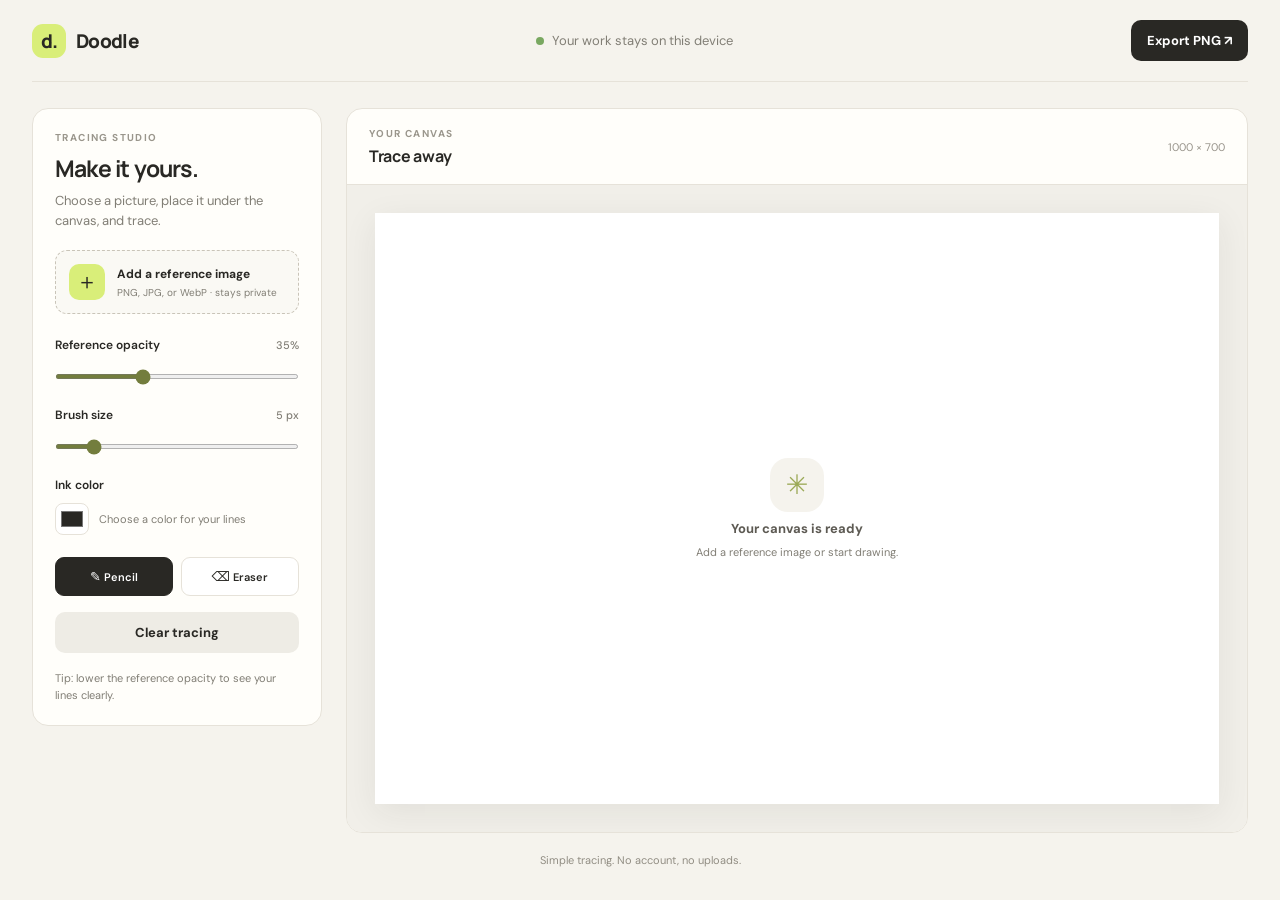
<file: index.html>
<!doctype html>
<html lang="en">
<head>
  <meta charset="utf-8">
  <meta name="viewport" content="width=device-width, initial-scale=1">
  <meta name="theme-color" content="#f5f3ed">
  <meta name="description" content="A simple, private tracing studio that runs in your browser.">
  <title>Doodle — Tracing Studio</title>
  <link rel="stylesheet" href="trace.css">
</head>
<body>
  <main class="app">
    <header class="topbar">
      <a class="brand" href="index.html" aria-label="Doodle tracing studio home"><span class="brand-mark">d.</span><span>Doodle</span></a>
      <p class="privacy"><span class="status-dot" aria-hidden="true"></span> Your work stays on this device</p>
      <button id="exportButton" class="button button-dark" type="button">Export PNG <span aria-hidden="true">↗</span></button>
    </header>

    <section class="workspace" aria-label="Tracing workspace">
      <aside class="tools" aria-label="Tracing tools">
        <div class="section-heading"><span class="eyebrow">TRACING STUDIO</span><h1>Make it yours.</h1><p>Choose a picture, place it under the canvas, and trace.</p></div>

        <label class="upload" for="imageInput"><span class="upload-icon" aria-hidden="true">＋</span><span><strong id="imageAction">Add a reference image</strong><small>PNG, JPG, or WebP · stays private</small></span></label>
        <input id="imageInput" type="file" accept="image/png,image/jpeg,image/webp" hidden>

        <div class="control-block">
          <div class="control-label"><label for="opacity">Reference opacity</label><output id="opacityValue">35%</output></div>
          <input id="opacity" type="range" min="0" max="100" value="35">
        </div>

        <div class="control-block">
          <div class="control-label"><label for="brushSize">Brush size</label><output id="sizeValue">5 px</output></div>
          <input id="brushSize" type="range" min="1" max="30" value="5">
        </div>

        <div class="control-block">
          <span class="control-title">Ink color</span>
          <div class="color-row"><input id="brushColor" type="color" value="#292824" aria-label="Choose ink color"><span>Choose a color for your lines</span></div>
        </div>

        <div class="tool-row" role="group" aria-label="Drawing mode">
          <button class="tool-button active" id="pencilButton" type="button" aria-pressed="true">✎ <span>Pencil</span></button>
          <button class="tool-button" id="eraserButton" type="button" aria-pressed="false">⌫ <span>Eraser</span></button>
        </div>
        <button id="clearButton" class="button button-light" type="button">Clear tracing</button>
        <p id="status" class="hint" role="status" aria-live="polite">Tip: lower the reference opacity to see your lines clearly.</p>
      </aside>

      <section class="canvas-panel" aria-label="Tracing canvas">
        <div class="canvas-heading"><div><span class="eyebrow">YOUR CANVAS</span><h2>Trace away</h2></div><span class="canvas-size">1000 × 700</span></div>
        <div class="canvas-scroll"><div class="canvas-stack">
          <canvas id="referenceCanvas" width="1000" height="700" aria-hidden="true"></canvas>
          <canvas id="drawingCanvas" width="1000" height="700" aria-label="Draw your tracing here"></canvas>
          <div id="emptyState" class="empty-state"><span aria-hidden="true">✳</span><strong>Your canvas is ready</strong><small>Add a reference image or start drawing.</small></div>
        </div></div>
      </section>
    </section>
    <footer>Simple tracing. No account, no uploads.</footer>
  </main>
  <script src="trace.js"></script>
</body>
</html>
</file>
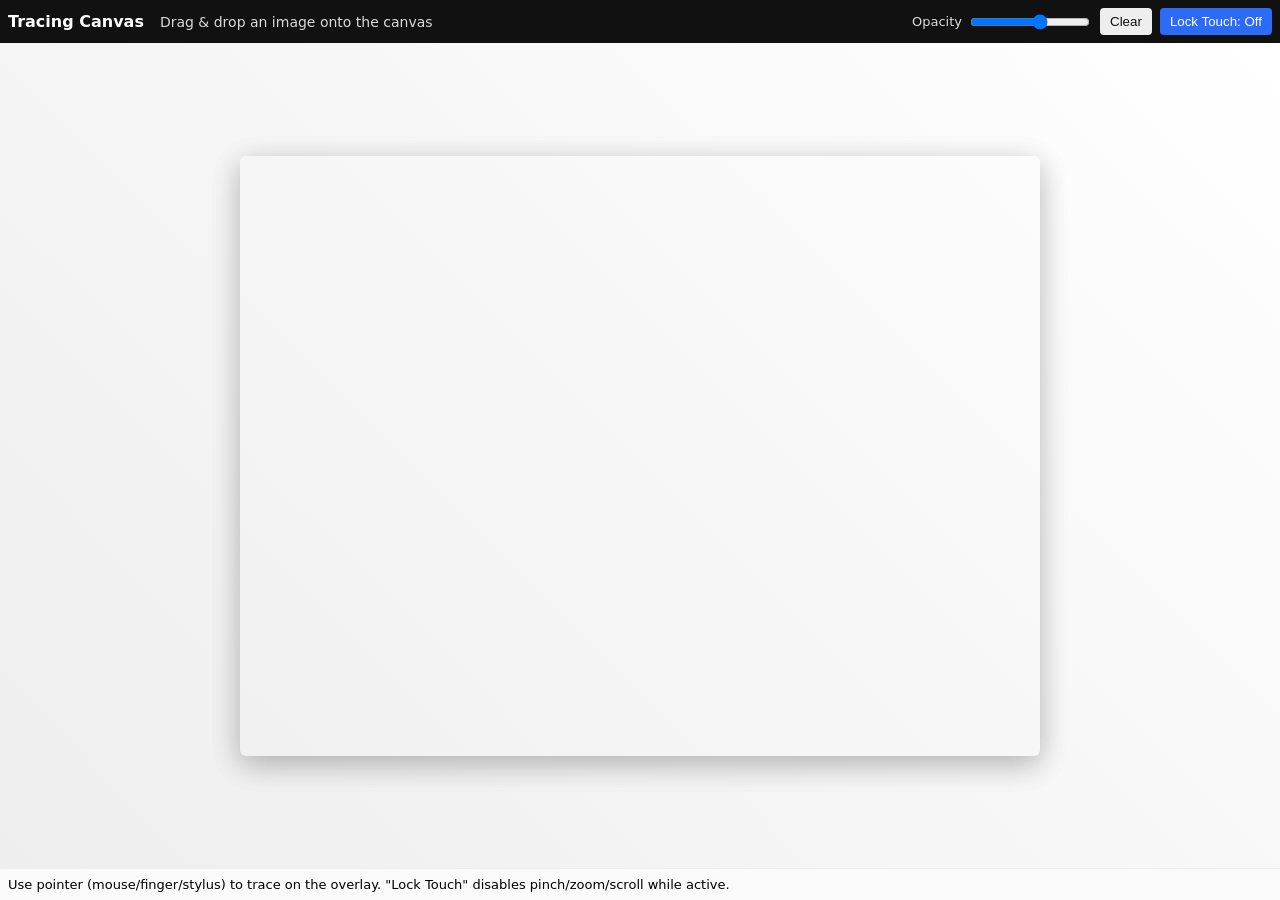
<file: Index.html>
<!doctype html>
<html lang="en">
<head>
  <meta charset="utf-8" />
  <!-- Viewport: prevent zoom while locked (note: user-scalable is deprecated in some browsers) -->
  <meta name="viewport" content="width=device-width,initial-scale=1,maximum-scale=1,user-scalable=no" />
  <title>Tracing Canvas (drag & trace)</title>
  <style>
    html,body{height:100%;margin:0;font-family:system-ui,Segoe UI,Roboto,Arial}
    .app {
      display:flex;flex-direction:column;height:100vh;
    }
    header {
      padding:8px;background:#111;color:#fff;display:flex;gap:8px;align-items:center;
    }
    #canvasWrap {
      position:relative;flex:1;display:flex;align-items:center;justify-content:center;
      background:linear-gradient(45deg,#eee,#fff);
      touch-action: none; /* helps to disable default touch gestures on the wrapper */
    }
    canvas {
      max-width:100%;max-height:100%;width:auto;height:auto;display:block;
      background: transparent;
      box-shadow:0 8px 30px rgba(0,0,0,0.15);
      border-radius:6px;
      -webkit-user-select:none;user-select:none;
    }
    .controls {display:flex;gap:8px;align-items:center}
    .dropHint {color:#f0f0f0;opacity:.9;font-size:14px}
    input[type="range"] {width:120px}
    button {padding:6px 10px;border-radius:4px;border:none;background:#2b6bf6;color:white}
    button.secondary {background:#eee;color:#111}
    label {display:flex;gap:6px;align-items:center;color:#fff}
    .small {font-size:13px;color:#ddd}
    footer {padding:8px;background:#fafafa;border-top:1px solid #eee;font-size:13px}
  </style>
</head>
<body>
  <div class="app">
    <header>
      <div style="font-weight:600">Tracing Canvas</div>
      <div class="controls" style="margin-left:8px">
        <label class="dropHint">Drag & drop an image onto the canvas</label>
      </div>
      <div style="flex:1"></div>
      <div class="controls">
        <label class="small" title="Image opacity for tracing">
          Opacity
          <input id="opacity" type="range" min="0" max="1" step="0.05" value="0.6">
        </label>
        <button id="clearBtn" class="secondary">Clear</button>
        <button id="lockBtn">Lock Touch: Off</button>
      </div>
    </header>

    <div id="canvasWrap" aria-label="Tracing area">
      <!-- two canvases: background image and overlay for drawing -->
      <canvas id="bg"></canvas>
      <canvas id="overlay"></canvas>
    </div>

    <footer>
      Use pointer (mouse/finger/stylus) to trace on the overlay. "Lock Touch" disables pinch/zoom/scroll while active.
    </footer>
  </div>

  <script>
  (function(){
    const bg = document.getElementById('bg');
    const overlay = document.getElementById('overlay');
    const wrap = document.getElementById('canvasWrap');
    const opacityInput = document.getElementById('opacity');
    const clearBtn = document.getElementById('clearBtn');
    const lockBtn = document.getElementById('lockBtn');

    const bgCtx = bg.getContext('2d', { alpha: true });
    const ctx = overlay.getContext('2d', { alpha: true });

    let img = null;
    let isDrawing = false;
    let last = {x:0,y:0};
    let locked = false;

    // Resize canvases to fit available space while preserving image aspect when set
    function resizeCanvases(width, height) {
      // If width/height provided, set canvas size to that; otherwise fill container
      let containerW = wrap.clientWidth * 0.95;
      let containerH = wrap.clientHeight * 0.95;
      // pick size preserving aspect ratio when image present
      let w = width || containerW;
      let h = height || containerH;
      bg.style.width = bg.width = w;
      bg.style.height = bg.height = h;
      overlay.style.width = overlay.width = w;
      overlay.style.height = overlay.height = h;
      overlay.style.position = 'absolute';
      bg.style.position = 'absolute';
      centerCanvases();
    }
    function centerCanvases(){
      // center by letting them be positioned absolute centered by flexbox wrapper
      // nothing required here since wrapper centers children
    }

    // Load dropped image file
    function handleImageFile(file) {
      const reader = new FileReader();
      reader.onload = e => {
        const i = new Image();
        i.onload = () => {
          img = i;
          fitImageToCanvas(i);
        };
        i.src = e.target.result;
      };
      reader.readAsDataURL(file);
    }

    function fitImageToCanvas(image) {
      // Choose canvas size to fit viewport but keep image aspect
      const maxW = Math.min(window.innerWidth - 40, image.width);
      const maxH = Math.min(window.innerHeight - 120, image.height);
      let ratio = Math.min(maxW / image.width, maxH / image.height, 1);
      const w = Math.round(image.width * ratio);
      const h = Math.round(image.height * ratio);
      resizeCanvases(w, h);
      // draw background image
      bgCtx.clearRect(0,0,bg.width,bg.height);
      bgCtx.globalAlpha = parseFloat(opacityInput.value);
      bgCtx.drawImage(image, 0, 0, bg.width, bg.height);
      bgCtx.globalAlpha = 1;
      // clear overlay
      ctx.clearRect(0,0,overlay.width,overlay.height);
    }

    // Drag & drop handlers
    wrap.addEventListener('dragover', e => {
      e.preventDefault();
      e.dataTransfer.dropEffect = 'copy';
    });
    wrap.addEventListener('drop', e => {
      e.preventDefault();
      const file = e.dataTransfer.files && e.dataTransfer.files[0];
      if (file && file.type.startsWith('image/')) handleImageFile(file);
    });

    // Opacity control
    opacityInput.addEventListener('input', () => {
      if (!img) return;
      bgCtx.clearRect(0,0,bg.width,bg.height);
      bgCtx.globalAlpha = parseFloat(opacityInput.value);
      bgCtx.drawImage(img, 0, 0, bg.width, bg.height);
      bgCtx.globalAlpha = 1;
    });

    // Drawing via pointer events
    overlay.style.touchAction = 'none'; // prevent built-in gestures on overlay
    function getPosFromEvent(e) {
      const rect = overlay.getBoundingClientRect();
      let clientX, clientY;
      if (e.touches && e.touches[0]) { clientX = e.touches[0].clientX; clientY = e.touches[0].clientY; }
      else { clientX = e.clientX; clientY = e.clientY; }
      return { x: (clientX - rect.left) * (overlay.width / rect.width), y: (clientY - rect.top) * (overlay.height / rect.height) };
    }

    function pointerDown(e) {
      isDrawing = true;
      overlay.setPointerCapture && overlay.setPointerCapture(e.pointerId);
      last = getPosFromEvent(e);
      ctx.lineJoin = ctx.lineCap = 'round';
      ctx.lineWidth = Math.max(2, Math.min(10, overlay.width * 0.005));
      ctx.strokeStyle = '#000';
      ctx.beginPath();
      ctx.moveTo(last.x, last.y);
      e.preventDefault && e.preventDefault();
    }
    function pointerMove(e) {
      if (!isDrawing) return;
      const p = getPosFromEvent(e);
      ctx.lineTo(p.x, p.y);
      ctx.stroke();
      last = p;
      e.preventDefault && e.preventDefault();
    }
    function pointerUp(e) {
      if (!isDrawing) return;
      isDrawing = false;
      ctx.closePath();
      overlay.releasePointerCapture && overlay.releasePointerCapture(e.pointerId);
      e.preventDefault && e.preventDefault();
    }

    // Use pointer events when available, otherwise fallback to touch/mouse
    if (window.PointerEvent) {
      overlay.addEventListener('pointerdown', pointerDown);
      overlay.addEventListener('pointermove', pointerMove);
      window.addEventListener('pointerup', pointerUp);
    } else {
      overlay.addEventListener('touchstart', e => { pointerDown(e); }, {passive:false});
      overlay.addEventListener('touchmove', e => { pointerMove(e); }, {passive:false});
      window.addEventListener('touchend', e => { pointerUp(e); }, {passive:false});
      overlay.addEventListener('mousedown', pointerDown);
      overlay.addEventListener('mousemove', pointerMove);
      window.addEventListener('mouseup', pointerUp);
    }

    clearBtn.addEventListener('click', () => {
      ctx.clearRect(0,0,overlay.width,overlay.height);
    });

    // Toggle lock: prevent scrolling/zooming while active
    function setLocked(v) {
      locked = !!v;
      lockBtn.textContent = `Lock Touch: ${locked ? 'On' : 'Off'}`;
      if (locked) {
        // Prevent touchmove default (pinch/scroll). Must register with passive:false
        document.addEventListener('touchmove', preventDefaultTouch, {passive:false});
        document.addEventListener('touchstart', preventDoubleTouchZoom, {passive:false});
        // Safari/old iOS: gesturestart
        document.addEventListener('gesturestart', preventDefaultTouch);
        // Optionally lock scroll on body
        document.body.style.overflow = 'hidden';
        // apply touch-action none on document element to help other browsers
        document.documentElement.style.touchAction = 'none';
      } else {
        document.removeEventListener('touchmove', preventDefaultTouch, {passive:false});
        document.removeEventListener('touchstart', preventDoubleTouchZoom, {passive:false});
        document.removeEventListener('gesturestart', preventDefaultTouch);
        document.body.style.overflow = '';
        document.documentElement.style.touchAction = '';
      }
    }

    function preventDefaultTouch(e) {
      // allow drawing touches on overlay only; otherwise prevent default actions
      // if event target is overlay or its children, allow to proceed (we still call preventDefault in drawing handlers)
      if (e.target === overlay || overlay.contains(e.target)) {
        // allow overlay pointer handlers to draw; do not call preventDefault here
        return;
      }
      e.preventDefault();
    }

    // Prevent double-tap zoom by preventing default on touchstart when within quick taps
    let lastTap = 0;
    function preventDoubleTouchZoom(e) {
      const now = Date.now();
      if (now - lastTap < 300) {
        e.preventDefault();
      }
      lastTap = now;
    }

    lockBtn.addEventListener('click', () => setLocked(!locked));

    // Make canvases fill but maintain center when window resizes
    window.addEventListener('resize', () => {
      if (img) fitImageToCanvas(img);
      else resizeCanvases(Math.min(window.innerWidth - 40, 800), Math.min(window.innerHeight - 120, 600));
    });

    // init
    resizeCanvases(Math.min(window.innerWidth - 40, 800), Math.min(window.innerHeight - 120, 600));

    // Optional: support loading an initial image via click
    wrap.addEventListener('click', () => {
      // if no image, open file selector
      if (!img) {
        const f = document.createElement('input');
        f.type = 'file';
        f.accept = 'image/*';
        f.onchange = (e) => {
          if (f.files && f.files[0]) handleImageFile(f.files[0]);
        };
        f.click();
      }
    });

    // Accessibility hint: when locked, ensure overlay is focusable for pointer input
    overlay.tabIndex = 0;
  })();
  </script>
</body>
</html>
</file>
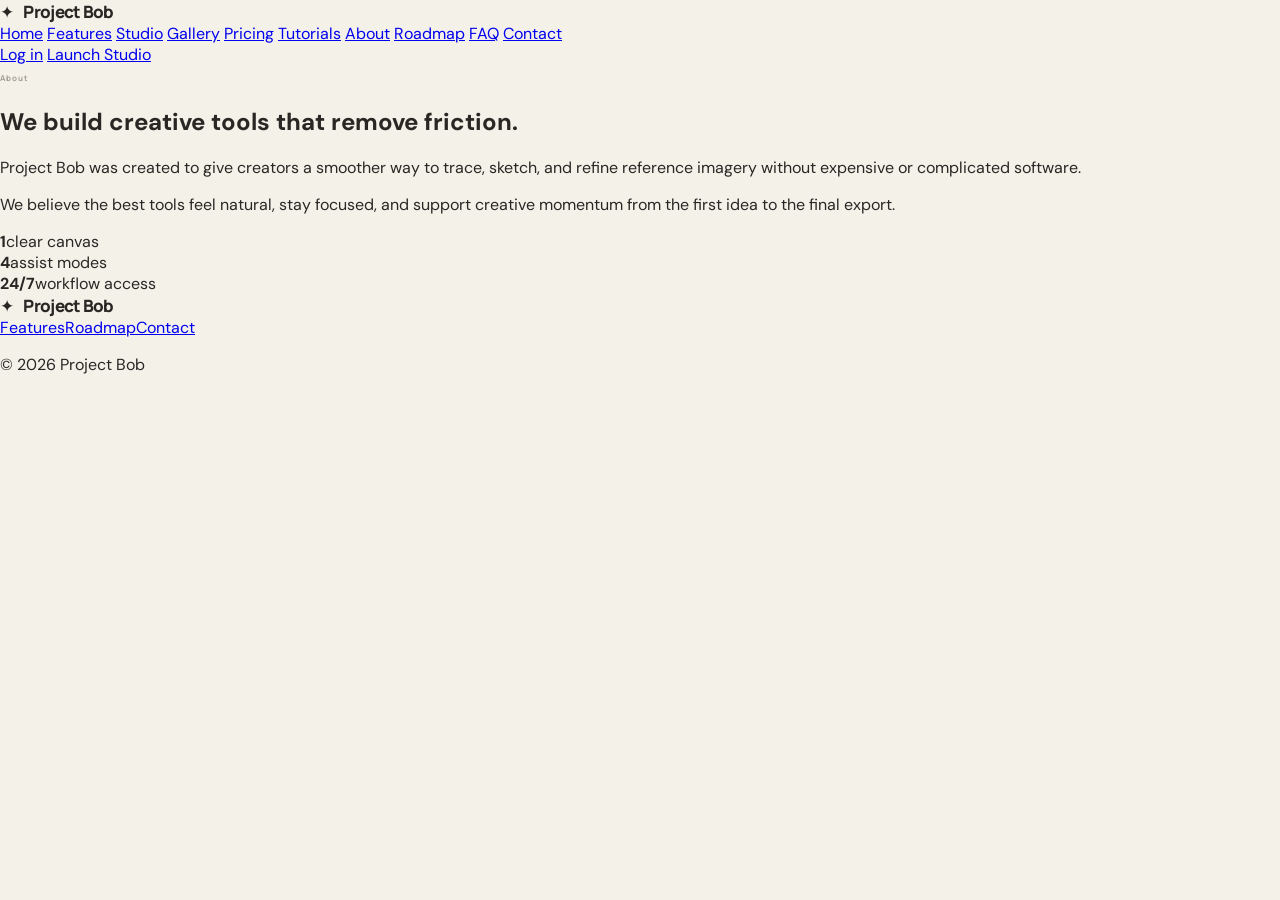
<file: about.html>
<!DOCTYPE html>
<html lang="en">
  <head>
    <meta charset="UTF-8" />
    <meta name="viewport" content="width=device-width, initial-scale=1.0" />
    <title>About | Project Bob</title>
    <meta name="description" content="Learn more about the Project Bob creative mission." />
    <link rel="preconnect" href="https://fonts.googleapis.com" />
    <link rel="preconnect" href="https://fonts.gstatic.com" crossorigin />
    <link href="https://fonts.googleapis.com/css2?family=Inter:wght@400;500;600;700;800;900&display=swap" rel="stylesheet" />
    <link rel="stylesheet" href="styles.css" />
  </head>
  <body>
    <div class="page-shell">
      <header class="site-header">
        <div class="container nav-wrap">
          <a class="brand" href="index.html"><span class="brand-mark">✦</span><span>Project Bob</span></a>
          <nav class="main-nav" aria-label="Main navigation">
            <a href="index.html">Home</a>
            <a href="features.html">Features</a>
            <a href="studio.html">Studio</a>
            <a href="gallery.html">Gallery</a>
            <a href="pricing.html">Pricing</a>
            <a href="tutorials.html">Tutorials</a>
            <a href="about.html" class="active">About</a>
            <a href="roadmap.html">Roadmap</a>
            <a href="faq.html">FAQ</a>
            <a href="contact.html">Contact</a>
          </nav>
          <div class="nav-actions">
            <a href="login.html" class="link-btn">Log in</a>
            <a href="studio.html" class="primary-btn">Launch Studio</a>
          </div>
        </div>
      </header>

      <main>
        <section class="page-hero small-hero">
          <div class="container narrow">
            <span class="eyebrow">About</span>
            <h1>We build creative tools that remove friction.</h1>
          </div>
        </section>

        <section class="section">
          <div class="container story-grid">
            <div>
              <p>Project Bob was created to give creators a smoother way to trace, sketch, and refine reference imagery without expensive or complicated software.</p>
              <p>We believe the best tools feel natural, stay focused, and support creative momentum from the first idea to the final export.</p>
            </div>
            <div class="stat-boxes">
              <div class="stat-box"><strong>1</strong><span>clear canvas</span></div>
              <div class="stat-box"><strong>4</strong><span>assist modes</span></div>
              <div class="stat-box"><strong>24/7</strong><span>workflow access</span></div>
            </div>
          </div>
        </section>
      </main>

      <footer class="site-footer">
        <div class="container footer-wrap">
          <div><a class="brand" href="index.html"><span class="brand-mark">✦</span><span>Project Bob</span></a></div>
          <div class="footer-links"><a href="features.html">Features</a><a href="roadmap.html">Roadmap</a><a href="contact.html">Contact</a></div>
          <p>© 2026 Project Bob</p>
        </div>
      </footer>
    </div>
    <script src="script.js"></script>
  </body>
</html>
</file>
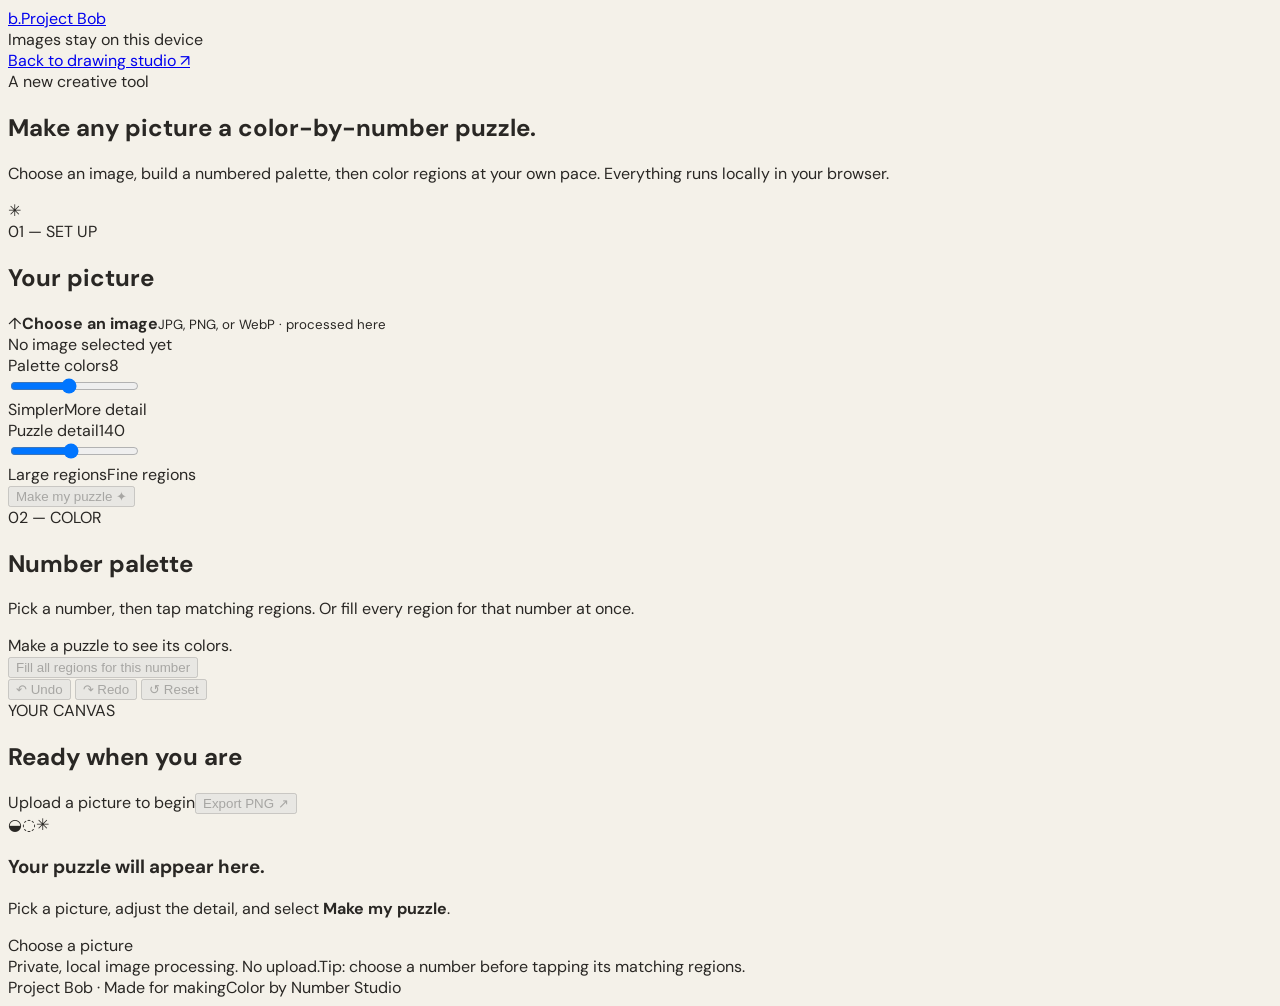
<file: color-by-number.html>
<!doctype html>
<html lang="en">
<head>
  <meta charset="utf-8">
  <meta name="viewport" content="width=device-width, initial-scale=1">
  <meta name="theme-color" content="#f4f1e9">
  <meta name="description" content="Turn a picture into a private, interactive color-by-number puzzle right in your browser.">
  <title>Color by Number Studio — Project Bob</title>
  <link rel="stylesheet" href="color-by-number.css">
</head>
<body>
  <main class="app-shell">
    <header class="topbar">
      <a class="brand" href="index.html"><span class="brand-icon">b.</span><span>Project Bob</span></a>
      <div class="privacy"><span class="privacy-dot"></span> Images stay on this device</div>
      <a class="back-link" href="index.html">Back to drawing studio ↗</a>
    </header>

    <section class="intro">
      <div class="intro-copy">
        <span class="eyebrow">A new creative tool</span>
        <h1>Make any picture a <span>color-by-number</span> puzzle.</h1>
        <p>Choose an image, build a numbered palette, then color regions at your own pace. Everything runs locally in your browser.</p>
      </div>
      <div class="intro-mark" aria-hidden="true">✳</div>
    </section>

    <section class="workspace" aria-label="Color by number studio">
      <aside class="controls">
        <div class="control-heading"><span class="eyebrow">01 — SET UP</span><h2>Your picture</h2></div>
        <label class="upload-button" for="imageFile"><span class="upload-symbol">↑</span><span><strong>Choose an image</strong><small>JPG, PNG, or WebP · processed here</small></span></label>
        <input id="imageFile" type="file" accept="image/png,image/jpeg,image/webp" hidden>
        <div id="fileName" class="file-name">No image selected yet</div>

        <div class="control-block">
          <div class="label-row"><label for="colorCount">Palette colors</label><output id="colorCountValue">8</output></div>
          <input id="colorCount" type="range" min="3" max="14" value="8">
          <div class="range-hints"><span>Simpler</span><span>More detail</span></div>
        </div>
        <div class="control-block">
          <div class="label-row"><label for="detail">Puzzle detail</label><output id="detailValue">140</output></div>
          <input id="detail" type="range" min="70" max="220" step="10" value="140">
          <div class="range-hints"><span>Large regions</span><span>Fine regions</span></div>
        </div>
        <button id="makePuzzle" class="primary-button" type="button" disabled>Make my puzzle <span>✦</span></button>
        <div class="control-divider"></div>
        <div class="control-heading small-heading"><span class="eyebrow">02 — COLOR</span><h2>Number palette</h2></div>
        <p class="helper-text">Pick a number, then tap matching regions. Or fill every region for that number at once.</p>
        <div id="palette" class="palette empty" aria-label="Color palette"><span>Make a puzzle to see its colors.</span></div>
        <button id="fillAll" class="secondary-button" type="button" disabled>Fill all regions for this number</button>
        <div class="history-row">
          <button id="undo" class="icon-action" type="button" disabled aria-label="Undo">↶ <span>Undo</span></button>
          <button id="redo" class="icon-action" type="button" disabled aria-label="Redo">↷ <span>Redo</span></button>
          <button id="reset" class="icon-action reset-action" type="button" disabled aria-label="Reset puzzle">↺ <span>Reset</span></button>
        </div>
      </aside>

      <section class="puzzle-panel" aria-label="Puzzle board">
        <div class="board-toolbar">
          <div><span class="eyebrow">YOUR CANVAS</span><h2 id="boardTitle">Ready when you are</h2></div>
          <div class="board-actions"><span id="progressText" class="progress-text">Upload a picture to begin</span><button id="export" class="export-button" type="button" disabled>Export PNG ↗</button></div>
        </div>
        <div id="boardViewport" class="board-viewport">
          <div id="emptyState" class="empty-state"><div class="empty-art" aria-hidden="true"><span>◒</span><span>◌</span><span>✳</span></div><h3>Your puzzle will appear here.</h3><p>Pick a picture, adjust the detail, and select <strong>Make my puzzle</strong>.</p><label for="imageFile" class="empty-upload">Choose a picture</label></div>
          <canvas id="board" hidden aria-label="Interactive color-by-number puzzle"></canvas>
        </div>
        <div class="board-footer"><span id="status" role="status" aria-live="polite">Private, local image processing. No upload.</span><span>Tip: choose a number before tapping its matching regions.</span></div>
      </section>
    </section>
    <footer class="footer"><span>Project Bob · Made for making</span><span>Color by Number Studio</span></footer>
  </main>
  <script src="color-by-number.js"></script>
</body>
</html>
</file>
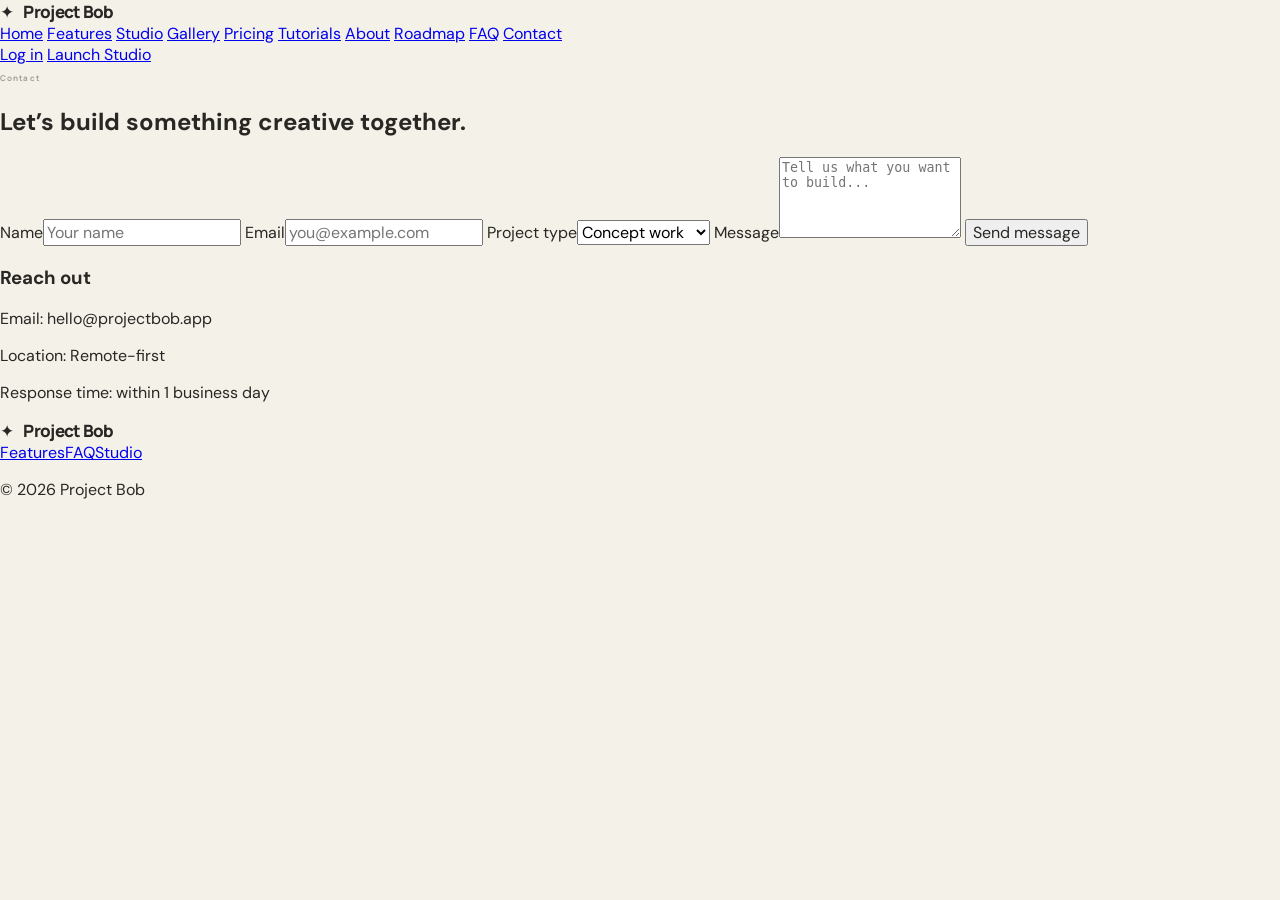
<file: contact.html>
<!DOCTYPE html>
<html lang="en">
  <head>
    <meta charset="UTF-8" />
    <meta name="viewport" content="width=device-width, initial-scale=1.0" />
    <title>Contact | Project Bob</title>
    <meta name="description" content="Get in touch with Project Bob." />
    <link rel="preconnect" href="https://fonts.googleapis.com" />
    <link rel="preconnect" href="https://fonts.gstatic.com" crossorigin />
    <link href="https://fonts.googleapis.com/css2?family=Inter:wght@400;500;600;700;800;900&display=swap" rel="stylesheet" />
    <link rel="stylesheet" href="styles.css" />
  </head>
  <body>
    <div class="page-shell">
      <header class="site-header">
        <div class="container nav-wrap">
          <a class="brand" href="index.html"><span class="brand-mark">✦</span><span>Project Bob</span></a>
          <nav class="main-nav" aria-label="Main navigation">
            <a href="index.html">Home</a>
            <a href="features.html">Features</a>
            <a href="studio.html">Studio</a>
            <a href="gallery.html">Gallery</a>
            <a href="pricing.html">Pricing</a>
            <a href="tutorials.html">Tutorials</a>
            <a href="about.html">About</a>
            <a href="roadmap.html">Roadmap</a>
            <a href="faq.html">FAQ</a>
            <a href="contact.html" class="active">Contact</a>
          </nav>
          <div class="nav-actions">
            <a href="login.html" class="link-btn">Log in</a>
            <a href="studio.html" class="primary-btn">Launch Studio</a>
          </div>
        </div>
      </header>

      <main>
        <section class="page-hero small-hero">
          <div class="container narrow">
            <span class="eyebrow">Contact</span>
            <h1>Let’s build something creative together.</h1>
          </div>
        </section>

        <section class="section">
          <div class="container contact-wrap">
            <form class="contact-form">
              <label>Name<input type="text" placeholder="Your name" /></label>
              <label>Email<input type="email" placeholder="you@example.com" /></label>
              <label>Project type<select><option>Concept work</option><option>Illustration</option><option>Product design</option><option>Team inquiry</option></select></label>
              <label>Message<textarea rows="5" placeholder="Tell us what you want to build..."></textarea></label>
              <button class="primary-btn" type="submit">Send message</button>
            </form>
            <div class="contact-card">
              <h3>Reach out</h3>
              <p>Email: hello@projectbob.app</p>
              <p>Location: Remote-first</p>
              <p>Response time: within 1 business day</p>
            </div>
          </div>
        </section>
      </main>

      <footer class="site-footer">
        <div class="container footer-wrap">
          <div><a class="brand" href="index.html"><span class="brand-mark">✦</span><span>Project Bob</span></a></div>
          <div class="footer-links"><a href="features.html">Features</a><a href="faq.html">FAQ</a><a href="studio.html">Studio</a></div>
          <p>© 2026 Project Bob</p>
        </div>
      </footer>
    </div>
    <script src="script.js"></script>
  </body>
</html>
</file>
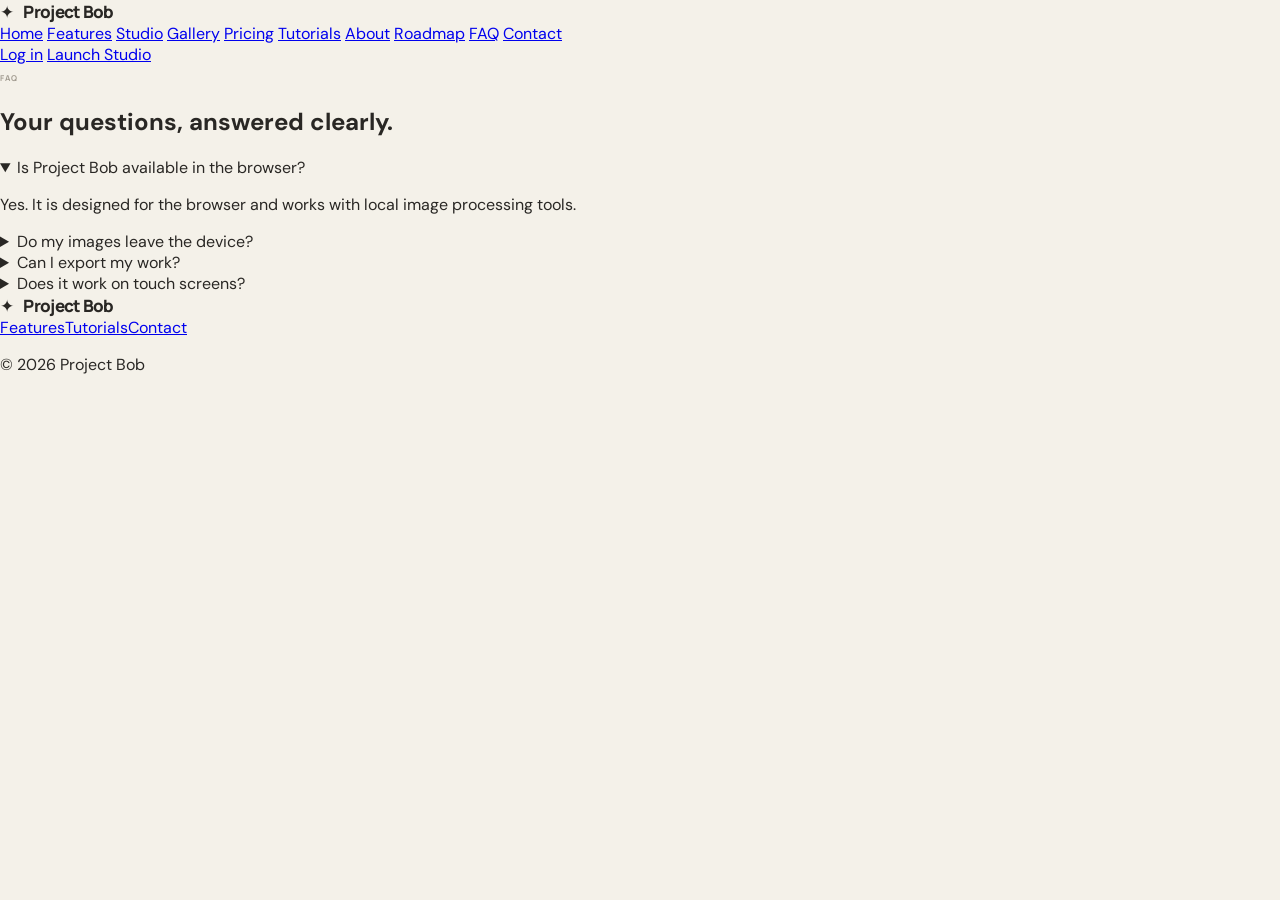
<file: faq.html>
<!DOCTYPE html>
<html lang="en">
  <head>
    <meta charset="UTF-8" />
    <meta name="viewport" content="width=device-width, initial-scale=1.0" />
    <title>FAQ | Project Bob</title>
    <meta name="description" content="Frequently asked questions about Project Bob." />
    <link rel="preconnect" href="https://fonts.googleapis.com" />
    <link rel="preconnect" href="https://fonts.gstatic.com" crossorigin />
    <link href="https://fonts.googleapis.com/css2?family=Inter:wght@400;500;600;700;800;900&display=swap" rel="stylesheet" />
    <link rel="stylesheet" href="styles.css" />
  </head>
  <body>
    <div class="page-shell">
      <header class="site-header">
        <div class="container nav-wrap">
          <a class="brand" href="index.html"><span class="brand-mark">✦</span><span>Project Bob</span></a>
          <nav class="main-nav" aria-label="Main navigation">
            <a href="index.html">Home</a>
            <a href="features.html">Features</a>
            <a href="studio.html">Studio</a>
            <a href="gallery.html">Gallery</a>
            <a href="pricing.html">Pricing</a>
            <a href="tutorials.html">Tutorials</a>
            <a href="about.html">About</a>
            <a href="roadmap.html">Roadmap</a>
            <a href="faq.html" class="active">FAQ</a>
            <a href="contact.html">Contact</a>
          </nav>
          <div class="nav-actions">
            <a href="login.html" class="link-btn">Log in</a>
            <a href="studio.html" class="primary-btn">Launch Studio</a>
          </div>
        </div>
      </header>

      <main>
        <section class="page-hero small-hero">
          <div class="container narrow">
            <span class="eyebrow">FAQ</span>
            <h1>Your questions, answered clearly.</h1>
          </div>
        </section>

        <section class="section">
          <div class="container faq-list">
            <details open><summary>Is Project Bob available in the browser?</summary><p>Yes. It is designed for the browser and works with local image processing tools.</p></details>
            <details><summary>Do my images leave the device?</summary><p>No. The current workflow is designed to keep the project local in-browser for privacy and speed.</p></details>
            <details><summary>Can I export my work?</summary><p>Yes. You can save a PNG export or download an outline version.</p></details>
            <details><summary>Does it work on touch screens?</summary><p>Yes, the workspace supports pointer input for responsive drawing and editing.</p></details>
          </div>
        </section>
      </main>

      <footer class="site-footer">
        <div class="container footer-wrap">
          <div><a class="brand" href="index.html"><span class="brand-mark">✦</span><span>Project Bob</span></a></div>
          <div class="footer-links"><a href="features.html">Features</a><a href="tutorials.html">Tutorials</a><a href="contact.html">Contact</a></div>
          <p>© 2026 Project Bob</p>
        </div>
      </footer>
    </div>
    <script src="script.js"></script>
  </body>
</html>
</file>
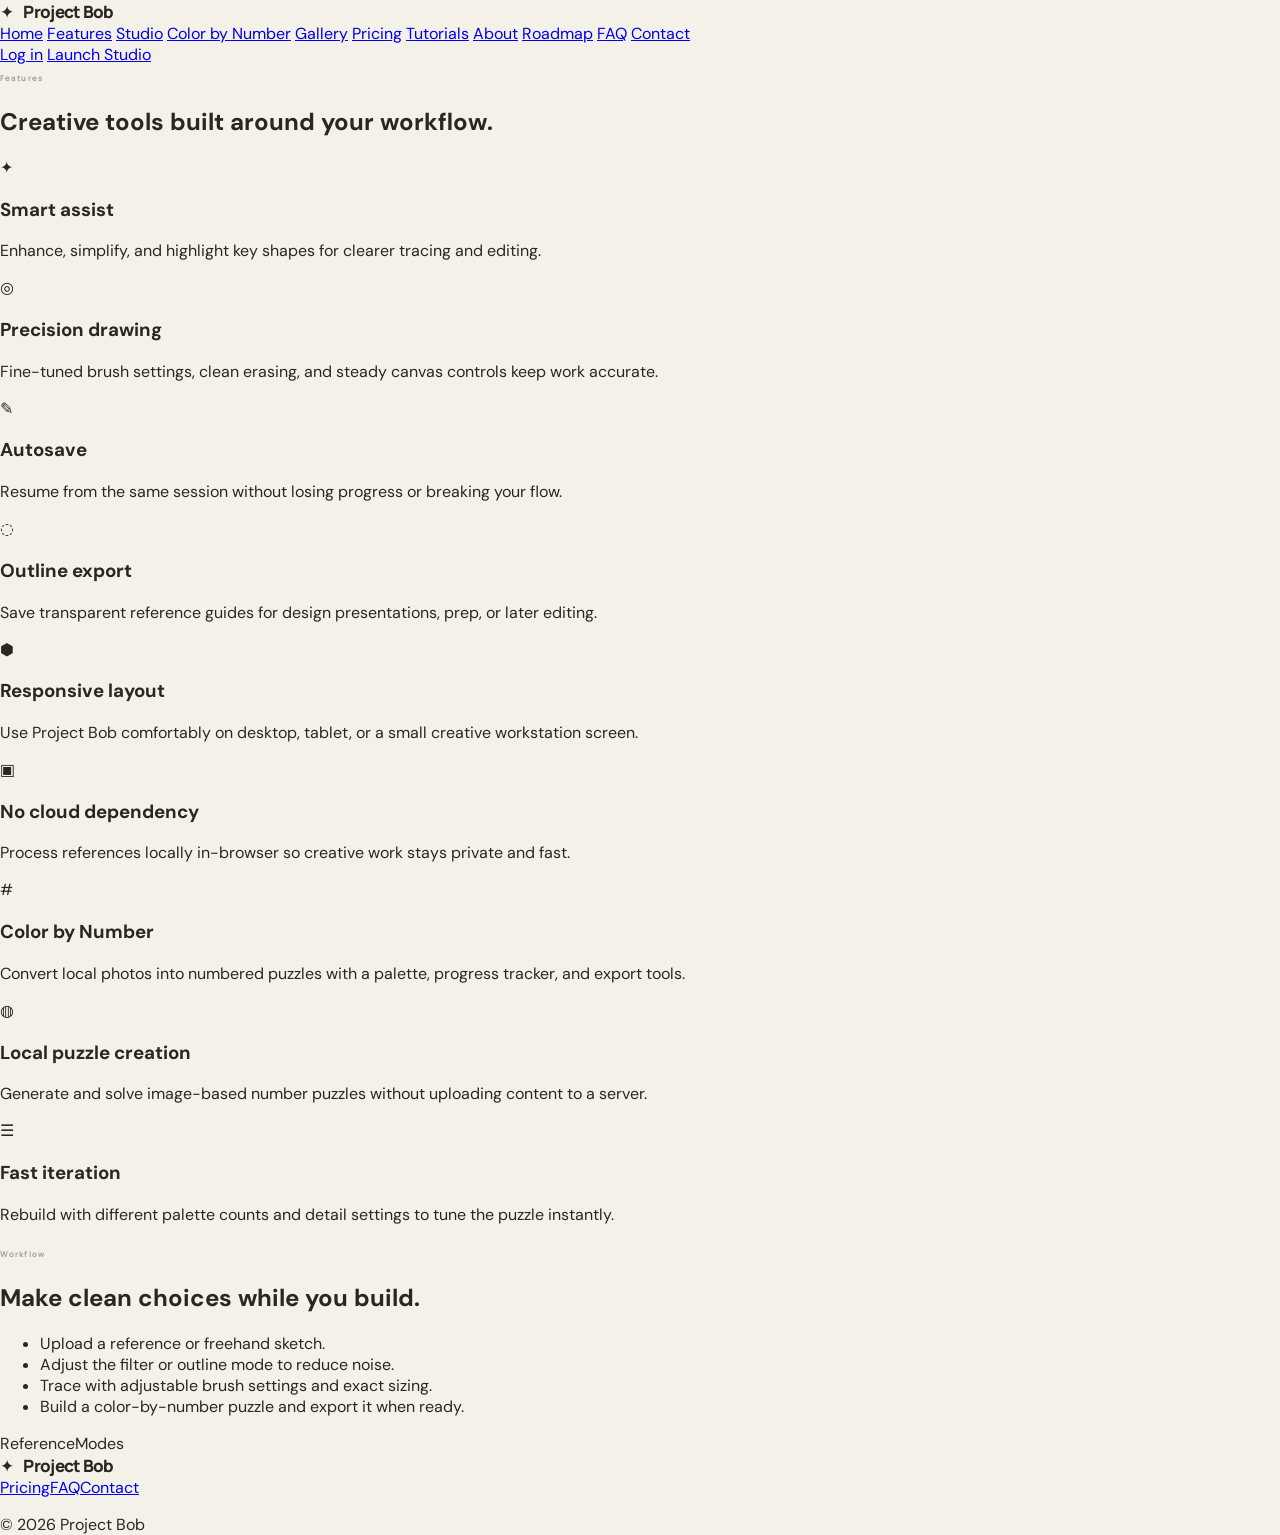
<file: features.html>
<!DOCTYPE html>
<html lang="en">
  <head>
    <meta charset="UTF-8" />
    <meta name="viewport" content="width=device-width, initial-scale=1.0" />
    <title>Features | Project Bob</title>
    <meta name="description" content="Explore the creative tools in Project Bob." />
    <link rel="preconnect" href="https://fonts.googleapis.com" />
    <link rel="preconnect" href="https://fonts.gstatic.com" crossorigin />
    <link href="https://fonts.googleapis.com/css2?family=Inter:wght@400;500;600;700;800;900&display=swap" rel="stylesheet" />
    <link rel="stylesheet" href="styles.css" />
  </head>
  <body>
    <div class="page-shell">
      <header class="site-header">
        <div class="container nav-wrap">
          <a class="brand" href="index.html"><span class="brand-mark">✦</span><span>Project Bob</span></a>
          <nav class="main-nav" aria-label="Main navigation">
            <a href="index.html">Home</a>
            <a href="features.html" class="active">Features</a>
            <a href="studio.html">Studio</a>
            <a href="color-by-number.html">Color by Number</a>
            <a href="gallery.html">Gallery</a>
            <a href="pricing.html">Pricing</a>
            <a href="tutorials.html">Tutorials</a>
            <a href="about.html">About</a>
            <a href="roadmap.html">Roadmap</a>
            <a href="faq.html">FAQ</a>
            <a href="contact.html">Contact</a>
          </nav>
          <div class="nav-actions">
            <a href="login.html" class="link-btn">Log in</a>
            <a href="color-by-number.html" class="primary-btn">Launch Studio</a>
          </div>
        </div>
      </header>

      <main>
        <section class="page-hero small-hero">
          <div class="container narrow">
            <span class="eyebrow">Features</span>
            <h1>Creative tools built around your workflow.</h1>
          </div>
        </section>

        <section class="section">
          <div class="container card-grid three-up">
            <article class="info-card"><div class="icon-wrap purple">✦</div><h3>Smart assist</h3><p>Enhance, simplify, and highlight key shapes for clearer tracing and editing.</p></article>
            <article class="info-card"><div class="icon-wrap blue">◎</div><h3>Precision drawing</h3><p>Fine-tuned brush settings, clean erasing, and steady canvas controls keep work accurate.</p></article>
            <article class="info-card"><div class="icon-wrap green">✎</div><h3>Autosave</h3><p>Resume from the same session without losing progress or breaking your flow.</p></article>
            <article class="info-card"><div class="icon-wrap orange">◌</div><h3>Outline export</h3><p>Save transparent reference guides for design presentations, prep, or later editing.</p></article>
            <article class="info-card"><div class="icon-wrap pink">⬢</div><h3>Responsive layout</h3><p>Use Project Bob comfortably on desktop, tablet, or a small creative workstation screen.</p></article>
            <article class="info-card"><div class="icon-wrap gray">▣</div><h3>No cloud dependency</h3><p>Process references locally in-browser so creative work stays private and fast.</p></article>
            <article class="info-card"><div class="icon-wrap red">#</div><h3>Color by Number</h3><p>Convert local photos into numbered puzzles with a palette, progress tracker, and export tools.</p></article>
            <article class="info-card"><div class="icon-wrap teal">◍</div><h3>Local puzzle creation</h3><p>Generate and solve image-based number puzzles without uploading content to a server.</p></article>
            <article class="info-card"><div class="icon-wrap mint">☰</div><h3>Fast iteration</h3><p>Rebuild with different palette counts and detail settings to tune the puzzle instantly.</p></article>
          </div>
        </section>

        <section class="section alt-bg">
          <div class="container split-layout">
            <div>
              <span class="eyebrow">Workflow</span>
              <h2>Make clean choices while you build.</h2>
              <ul class="check-list">
                <li>Upload a reference or freehand sketch.</li>
                <li>Adjust the filter or outline mode to reduce noise.</li>
                <li>Trace with adjustable brush settings and exact sizing.</li>
                <li>Build a color-by-number puzzle and export it when ready.</li>
              </ul>
            </div>
            <div class="mini-showcase small-panel">
              <div class="showcase-card">
                <div class="tag-row"><span>Reference</span><span>Modes</span></div>
                <div class="mini-canvas details-demo"></div>
              </div>
            </div>
          </div>
        </section>
      </main>

      <footer class="site-footer">
        <div class="container footer-wrap">
          <div><a class="brand" href="index.html"><span class="brand-mark">✦</span><span>Project Bob</span></a></div>
          <div class="footer-links"><a href="pricing.html">Pricing</a><a href="faq.html">FAQ</a><a href="contact.html">Contact</a></div>
          <p>© 2026 Project Bob</p>
        </div>
      </footer>
    </div>
    <script src="script.js"></script>
  </body>
</html>
</file>
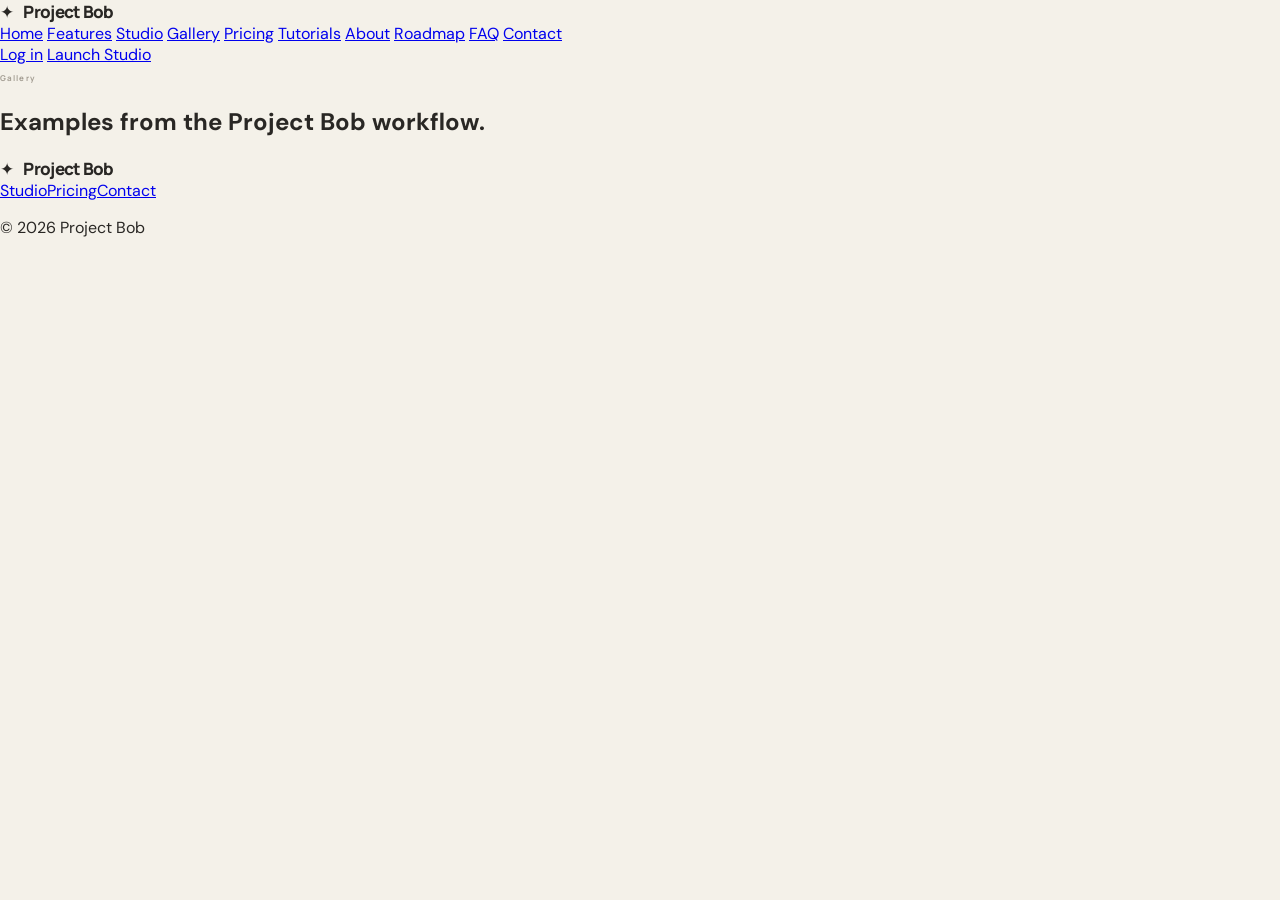
<file: gallery.html>
<!DOCTYPE html>
<html lang="en">
  <head>
    <meta charset="UTF-8" />
    <meta name="viewport" content="width=device-width, initial-scale=1.0" />
    <title>Gallery | Project Bob</title>
    <meta name="description" content="Browse examples and visual inspiration from Project Bob." />
    <link rel="preconnect" href="https://fonts.googleapis.com" />
    <link rel="preconnect" href="https://fonts.gstatic.com" crossorigin />
    <link href="https://fonts.googleapis.com/css2?family=Inter:wght@400;500;600;700;800;900&display=swap" rel="stylesheet" />
    <link rel="stylesheet" href="styles.css" />
  </head>
  <body>
    <div class="page-shell">
      <header class="site-header">
        <div class="container nav-wrap">
          <a class="brand" href="index.html"><span class="brand-mark">✦</span><span>Project Bob</span></a>
          <nav class="main-nav" aria-label="Main navigation">
            <a href="index.html">Home</a>
            <a href="features.html">Features</a>
            <a href="studio.html">Studio</a>
            <a href="gallery.html" class="active">Gallery</a>
            <a href="pricing.html">Pricing</a>
            <a href="tutorials.html">Tutorials</a>
            <a href="about.html">About</a>
            <a href="roadmap.html">Roadmap</a>
            <a href="faq.html">FAQ</a>
            <a href="contact.html">Contact</a>
          </nav>
          <div class="nav-actions">
            <a href="login.html" class="link-btn">Log in</a>
            <a href="studio.html" class="primary-btn">Launch Studio</a>
          </div>
        </div>
      </header>

      <main>
        <section class="page-hero small-hero">
          <div class="container narrow">
            <span class="eyebrow">Gallery</span>
            <h1>Examples from the Project Bob workflow.</h1>
          </div>
        </section>

        <section class="section">
          <div class="container gallery-grid">
            <div class="gallery-item tall"></div>
            <div class="gallery-item"></div>
            <div class="gallery-item wide"></div>
            <div class="gallery-item"></div>
            <div class="gallery-item tall"></div>
            <div class="gallery-item"></div>
            <div class="gallery-item wide"></div>
            <div class="gallery-item"></div>
          </div>
        </section>
      </main>

      <footer class="site-footer">
        <div class="container footer-wrap">
          <div><a class="brand" href="index.html"><span class="brand-mark">✦</span><span>Project Bob</span></a></div>
          <div class="footer-links"><a href="studio.html">Studio</a><a href="pricing.html">Pricing</a><a href="contact.html">Contact</a></div>
          <p>© 2026 Project Bob</p>
        </div>
      </footer>
    </div>
    <script src="script.js"></script>
  </body>
</html>
</file>
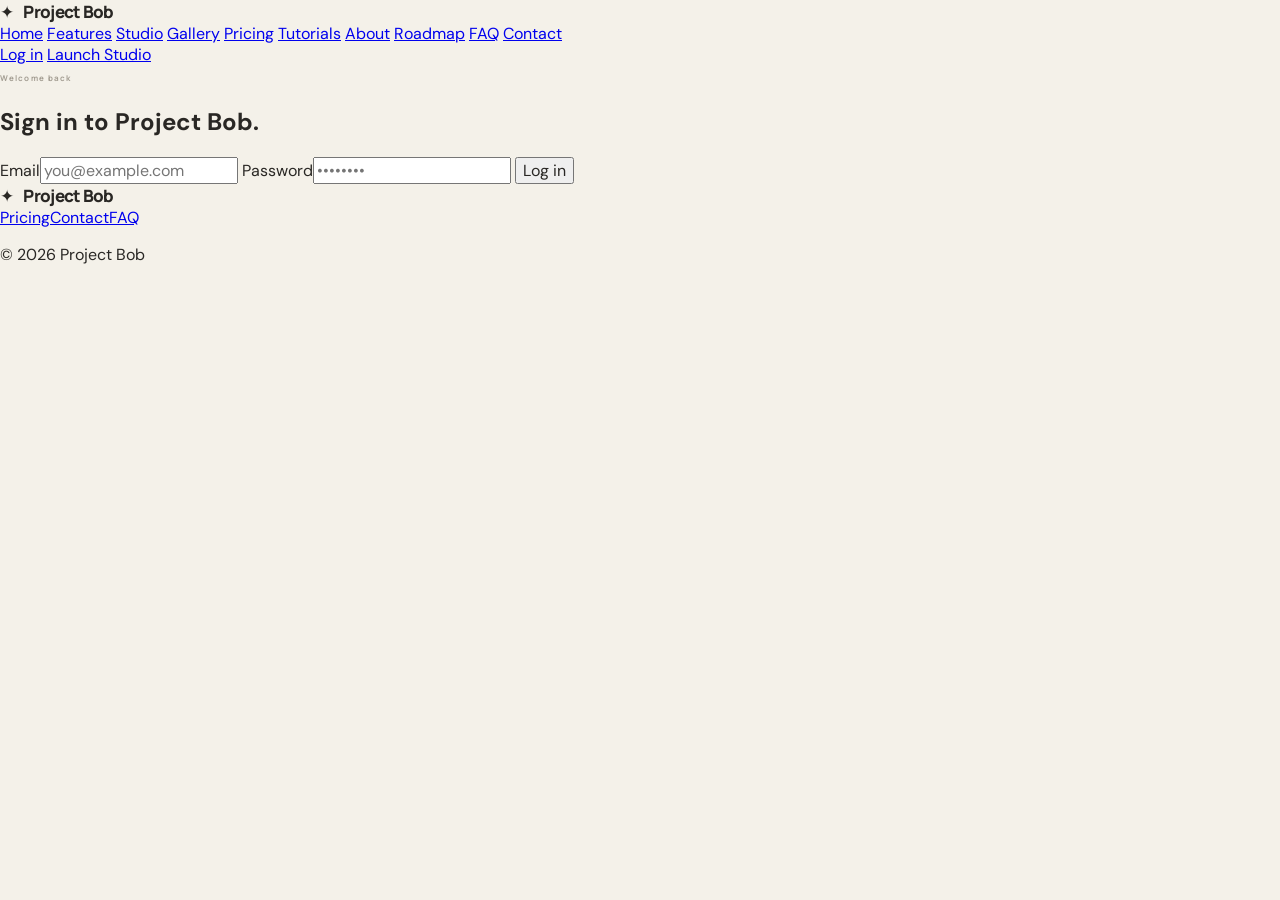
<file: login.html>
<!DOCTYPE html>
<html lang="en">
  <head>
    <meta charset="UTF-8" />
    <meta name="viewport" content="width=device-width, initial-scale=1.0" />
    <title>Log in | Project Bob</title>
    <meta name="description" content="Sign in to your Project Bob workspace." />
    <link rel="preconnect" href="https://fonts.googleapis.com" />
    <link rel="preconnect" href="https://fonts.gstatic.com" crossorigin />
    <link href="https://fonts.googleapis.com/css2?family=Inter:wght@400;500;600;700;800;900&display=swap" rel="stylesheet" />
    <link rel="stylesheet" href="styles.css" />
  </head>
  <body>
    <div class="page-shell">
      <header class="site-header">
        <div class="container nav-wrap">
          <a class="brand" href="index.html"><span class="brand-mark">✦</span><span>Project Bob</span></a>
          <nav class="main-nav" aria-label="Main navigation">
            <a href="index.html">Home</a>
            <a href="features.html">Features</a>
            <a href="studio.html">Studio</a>
            <a href="gallery.html">Gallery</a>
            <a href="pricing.html">Pricing</a>
            <a href="tutorials.html">Tutorials</a>
            <a href="about.html">About</a>
            <a href="roadmap.html">Roadmap</a>
            <a href="faq.html">FAQ</a>
            <a href="contact.html">Contact</a>
          </nav>
          <div class="nav-actions">
            <a href="login.html" class="link-btn active">Log in</a>
            <a href="studio.html" class="primary-btn">Launch Studio</a>
          </div>
        </div>
      </header>

      <main>
        <section class="section auth-page">
          <div class="container auth-card">
            <div class="auth-panel">
              <span class="eyebrow">Welcome back</span>
              <h1>Sign in to Project Bob.</h1>
              <form class="auth-form">
                <label>Email<input type="email" placeholder="you@example.com" /></label>
                <label>Password<input type="password" placeholder="••••••••" /></label>
                <button class="primary-btn full" type="submit">Log in</button>
              </form>
            </div>
            <div class="auth-visual">
              <div class="auth-box"></div>
            </div>
          </div>
        </section>
      </main>

      <footer class="site-footer">
        <div class="container footer-wrap">
          <div><a class="brand" href="index.html"><span class="brand-mark">✦</span><span>Project Bob</span></a></div>
          <div class="footer-links"><a href="pricing.html">Pricing</a><a href="contact.html">Contact</a><a href="faq.html">FAQ</a></div>
          <p>© 2026 Project Bob</p>
        </div>
      </footer>
    </div>
    <script src="script.js"></script>
  </body>
</html>
</file>
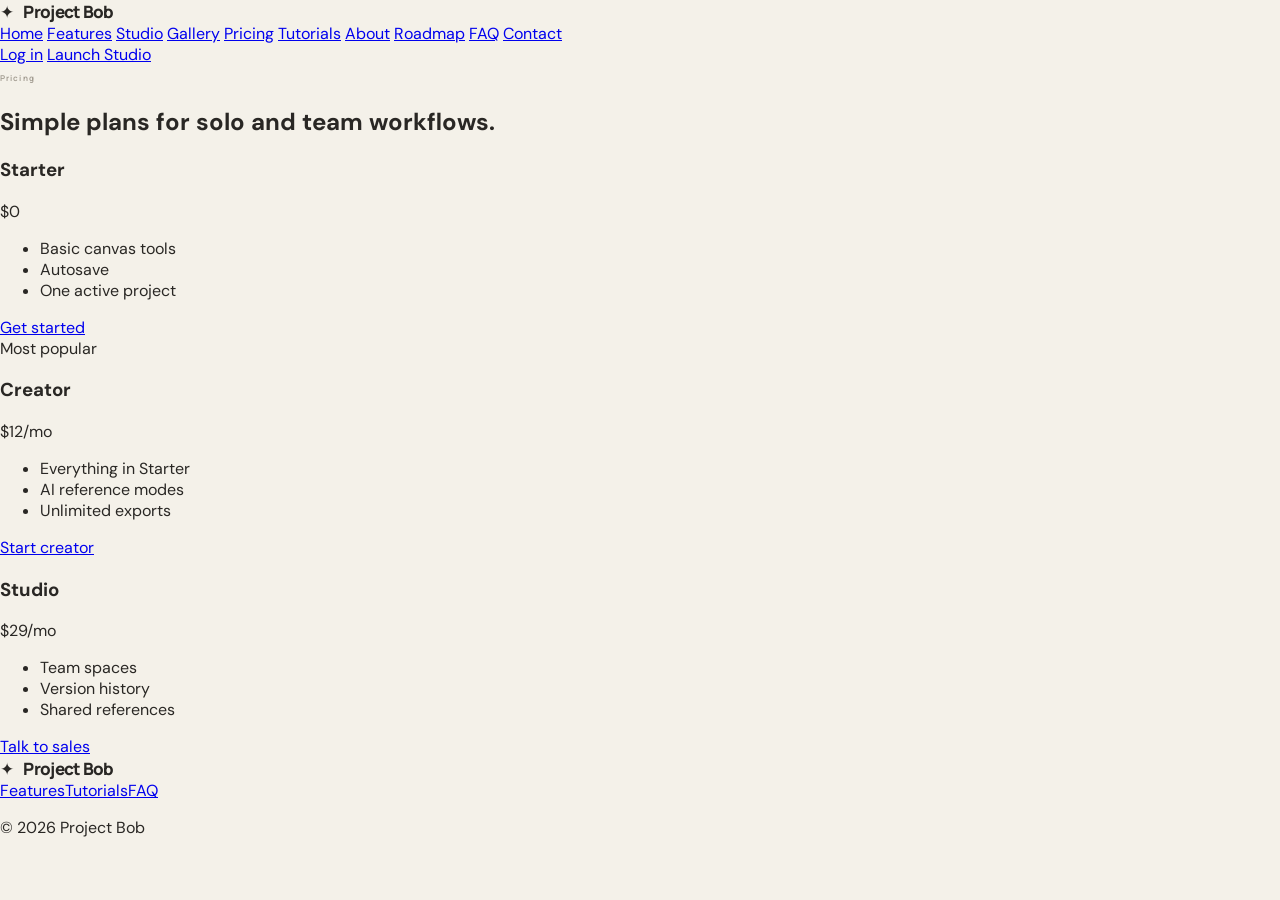
<file: pricing.html>
<!DOCTYPE html>
<html lang="en">
  <head>
    <meta charset="UTF-8" />
    <meta name="viewport" content="width=device-width, initial-scale=1.0" />
    <title>Pricing | Project Bob</title>
    <meta name="description" content="View plans and pricing for Project Bob." />
    <link rel="preconnect" href="https://fonts.googleapis.com" />
    <link rel="preconnect" href="https://fonts.gstatic.com" crossorigin />
    <link href="https://fonts.googleapis.com/css2?family=Inter:wght@400;500;600;700;800;900&display=swap" rel="stylesheet" />
    <link rel="stylesheet" href="styles.css" />
  </head>
  <body>
    <div class="page-shell">
      <header class="site-header">
        <div class="container nav-wrap">
          <a class="brand" href="index.html"><span class="brand-mark">✦</span><span>Project Bob</span></a>
          <nav class="main-nav" aria-label="Main navigation">
            <a href="index.html">Home</a>
            <a href="features.html">Features</a>
            <a href="studio.html">Studio</a>
            <a href="gallery.html">Gallery</a>
            <a href="pricing.html" class="active">Pricing</a>
            <a href="tutorials.html">Tutorials</a>
            <a href="about.html">About</a>
            <a href="roadmap.html">Roadmap</a>
            <a href="faq.html">FAQ</a>
            <a href="contact.html">Contact</a>
          </nav>
          <div class="nav-actions">
            <a href="login.html" class="link-btn">Log in</a>
            <a href="studio.html" class="primary-btn">Launch Studio</a>
          </div>
        </div>
      </header>

      <main>
        <section class="page-hero small-hero">
          <div class="container narrow center">
            <span class="eyebrow">Pricing</span>
            <h1>Simple plans for solo and team workflows.</h1>
          </div>
        </section>

        <section class="section">
          <div class="container pricing-grid">
            <article class="pricing-card">
              <h3>Starter</h3>
              <div class="price">$0</div>
              <ul>
                <li>Basic canvas tools</li>
                <li>Autosave</li>
                <li>One active project</li>
              </ul>
              <a href="login.html" class="secondary-btn full">Get started</a>
            </article>
            <article class="pricing-card featured">
              <span class="badge">Most popular</span>
              <h3>Creator</h3>
              <div class="price">$12<span>/mo</span></div>
              <ul>
                <li>Everything in Starter</li>
                <li>AI reference modes</li>
                <li>Unlimited exports</li>
              </ul>
              <a href="login.html" class="primary-btn full">Start creator</a>
            </article>
            <article class="pricing-card">
              <h3>Studio</h3>
              <div class="price">$29<span>/mo</span></div>
              <ul>
                <li>Team spaces</li>
                <li>Version history</li>
                <li>Shared references</li>
              </ul>
              <a href="contact.html" class="secondary-btn full">Talk to sales</a>
            </article>
          </div>
        </section>
      </main>

      <footer class="site-footer">
        <div class="container footer-wrap">
          <div><a class="brand" href="index.html"><span class="brand-mark">✦</span><span>Project Bob</span></a></div>
          <div class="footer-links"><a href="features.html">Features</a><a href="tutorials.html">Tutorials</a><a href="faq.html">FAQ</a></div>
          <p>© 2026 Project Bob</p>
        </div>
      </footer>
    </div>
    <script src="script.js"></script>
  </body>
</html>
</file>
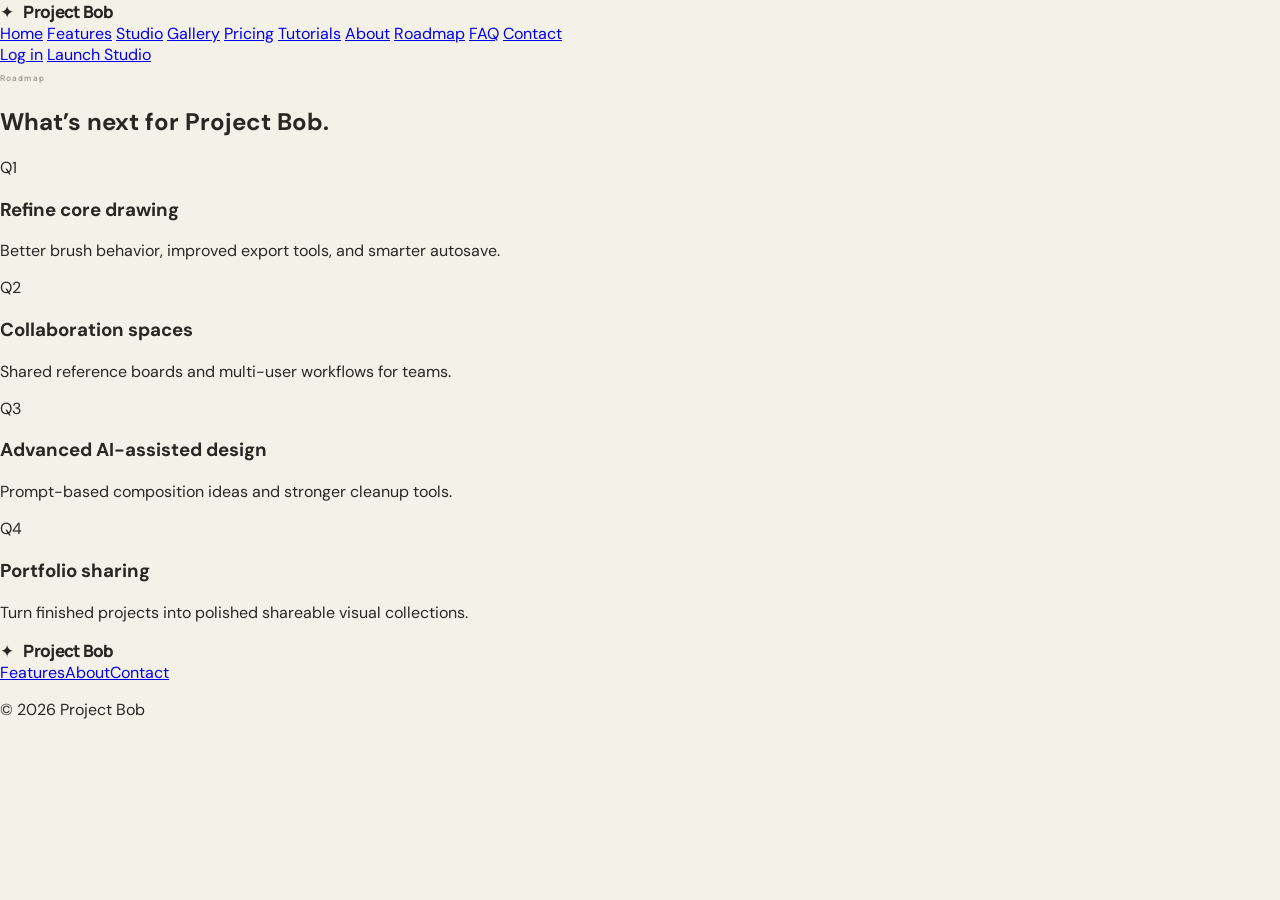
<file: roadmap.html>
<!DOCTYPE html>
<html lang="en">
  <head>
    <meta charset="UTF-8" />
    <meta name="viewport" content="width=device-width, initial-scale=1.0" />
    <title>Roadmap | Project Bob</title>
    <meta name="description" content="See the upcoming roadmap for Project Bob." />
    <link rel="preconnect" href="https://fonts.googleapis.com" />
    <link rel="preconnect" href="https://fonts.gstatic.com" crossorigin />
    <link href="https://fonts.googleapis.com/css2?family=Inter:wght@400;500;600;700;800;900&display=swap" rel="stylesheet" />
    <link rel="stylesheet" href="styles.css" />
  </head>
  <body>
    <div class="page-shell">
      <header class="site-header">
        <div class="container nav-wrap">
          <a class="brand" href="index.html"><span class="brand-mark">✦</span><span>Project Bob</span></a>
          <nav class="main-nav" aria-label="Main navigation">
            <a href="index.html">Home</a>
            <a href="features.html">Features</a>
            <a href="studio.html">Studio</a>
            <a href="gallery.html">Gallery</a>
            <a href="pricing.html">Pricing</a>
            <a href="tutorials.html">Tutorials</a>
            <a href="about.html">About</a>
            <a href="roadmap.html" class="active">Roadmap</a>
            <a href="faq.html">FAQ</a>
            <a href="contact.html">Contact</a>
          </nav>
          <div class="nav-actions">
            <a href="login.html" class="link-btn">Log in</a>
            <a href="studio.html" class="primary-btn">Launch Studio</a>
          </div>
        </div>
      </header>

      <main>
        <section class="page-hero small-hero">
          <div class="container narrow">
            <span class="eyebrow">Roadmap</span>
            <h1>What’s next for Project Bob.</h1>
          </div>
        </section>

        <section class="section">
          <div class="container roadmap">
            <div class="roadmap-item"><span>Q1</span><div><h3>Refine core drawing</h3><p>Better brush behavior, improved export tools, and smarter autosave.</p></div></div>
            <div class="roadmap-item"><span>Q2</span><div><h3>Collaboration spaces</h3><p>Shared reference boards and multi-user workflows for teams.</p></div></div>
            <div class="roadmap-item"><span>Q3</span><div><h3>Advanced AI-assisted design</h3><p>Prompt-based composition ideas and stronger cleanup tools.</p></div></div>
            <div class="roadmap-item"><span>Q4</span><div><h3>Portfolio sharing</h3><p>Turn finished projects into polished shareable visual collections.</p></div></div>
          </div>
        </section>
      </main>

      <footer class="site-footer">
        <div class="container footer-wrap">
          <div><a class="brand" href="index.html"><span class="brand-mark">✦</span><span>Project Bob</span></a></div>
          <div class="footer-links"><a href="features.html">Features</a><a href="about.html">About</a><a href="contact.html">Contact</a></div>
          <p>© 2026 Project Bob</p>
        </div>
      </footer>
    </div>
    <script src="script.js"></script>
  </body>
</html>
</file>
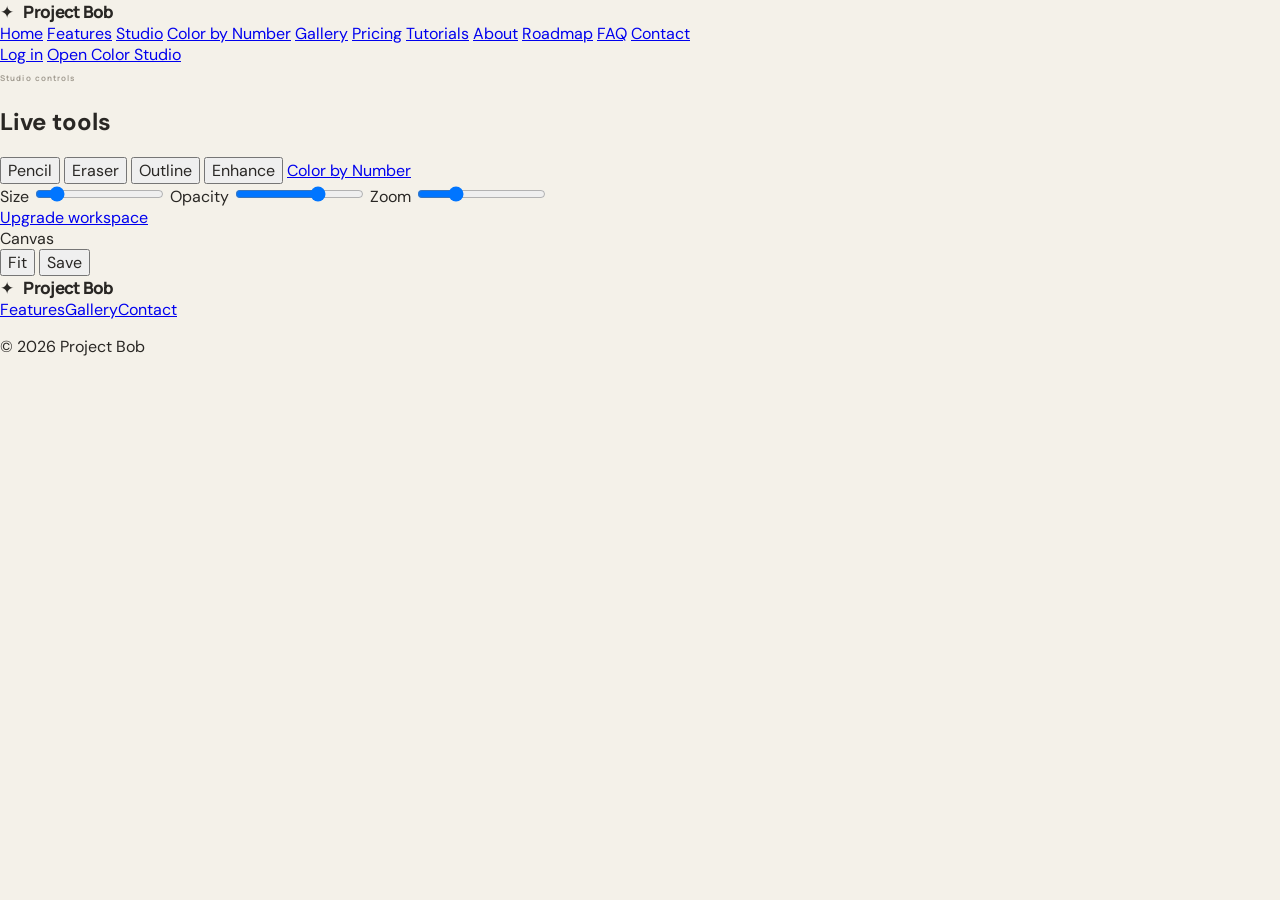
<file: studio.html>
<!DOCTYPE html>
<html lang="en">
  <head>
    <meta charset="UTF-8" />
    <meta name="viewport" content="width=device-width, initial-scale=1.0" />
    <title>Studio | Project Bob</title>
    <meta name="description" content="Launch the Project Bob studio experience." />
    <link rel="preconnect" href="https://fonts.googleapis.com" />
    <link rel="preconnect" href="https://fonts.gstatic.com" crossorigin />
    <link href="https://fonts.googleapis.com/css2?family=Inter:wght@400;500;600;700;800;900&display=swap" rel="stylesheet" />
    <link rel="stylesheet" href="styles.css" />
  </head>
  <body>
    <div class="page-shell">
      <header class="site-header">
        <div class="container nav-wrap">
          <a class="brand" href="index.html"><span class="brand-mark">✦</span><span>Project Bob</span></a>
          <nav class="main-nav" aria-label="Main navigation">
            <a href="index.html">Home</a>
            <a href="features.html">Features</a>
            <a href="studio.html" class="active">Studio</a>
            <a href="color-by-number.html">Color by Number</a>
            <a href="gallery.html">Gallery</a>
            <a href="pricing.html">Pricing</a>
            <a href="tutorials.html">Tutorials</a>
            <a href="about.html">About</a>
            <a href="roadmap.html">Roadmap</a>
            <a href="faq.html">FAQ</a>
            <a href="contact.html">Contact</a>
          </nav>
          <div class="nav-actions">
            <a href="login.html" class="link-btn">Log in</a>
            <a href="color-by-number.html" class="primary-btn">Open Color Studio</a>
          </div>
        </div>
      </header>

      <main>
        <section class="studio-page">
          <div class="container studio-layout">
            <aside class="studio-sidebar">
              <div class="panel-block">
                <span class="eyebrow">Studio controls</span>
                <h2>Live tools</h2>
              </div>
              <div class="tool-group">
                <button class="tool-item active">Pencil</button>
                <button class="tool-item">Eraser</button>
                <button class="tool-item">Outline</button>
                <button class="tool-item">Enhance</button>
                <a href="color-by-number.html" class="tool-item accent-tool">Color by Number</a>
              </div>
              <div class="tool-group compact">
                <label>Size <input type="range" min="1" max="40" value="6" /></label>
                <label>Opacity <input type="range" min="10" max="100" value="70" /></label>
                <label>Zoom <input type="range" min="25" max="300" value="100" /></label>
              </div>
              <a href="pricing.html" class="primary-btn full">Upgrade workspace</a>
            </aside>

            <div class="studio-stage">
              <div class="studio-topbar">
                <span>Canvas</span>
                <div class="stage-actions">
                  <button class="secondary-btn">Fit</button>
                  <button class="secondary-btn">Save</button>
                </div>
              </div>
              <div class="studio-canvas-wrap">
                <div class="studio-canvas">
                  <div class="trace-layer"></div>
                  <div class="draw-layer"></div>
                </div>
              </div>
            </div>
          </div>
        </section>
      </main>

      <footer class="site-footer">
        <div class="container footer-wrap">
          <div><a class="brand" href="index.html"><span class="brand-mark">✦</span><span>Project Bob</span></a></div>
          <div class="footer-links"><a href="features.html">Features</a><a href="gallery.html">Gallery</a><a href="contact.html">Contact</a></div>
          <p>© 2026 Project Bob</p>
        </div>
      </footer>
    </div>
    <script src="script.js"></script>
  </body>
</html>
</file>
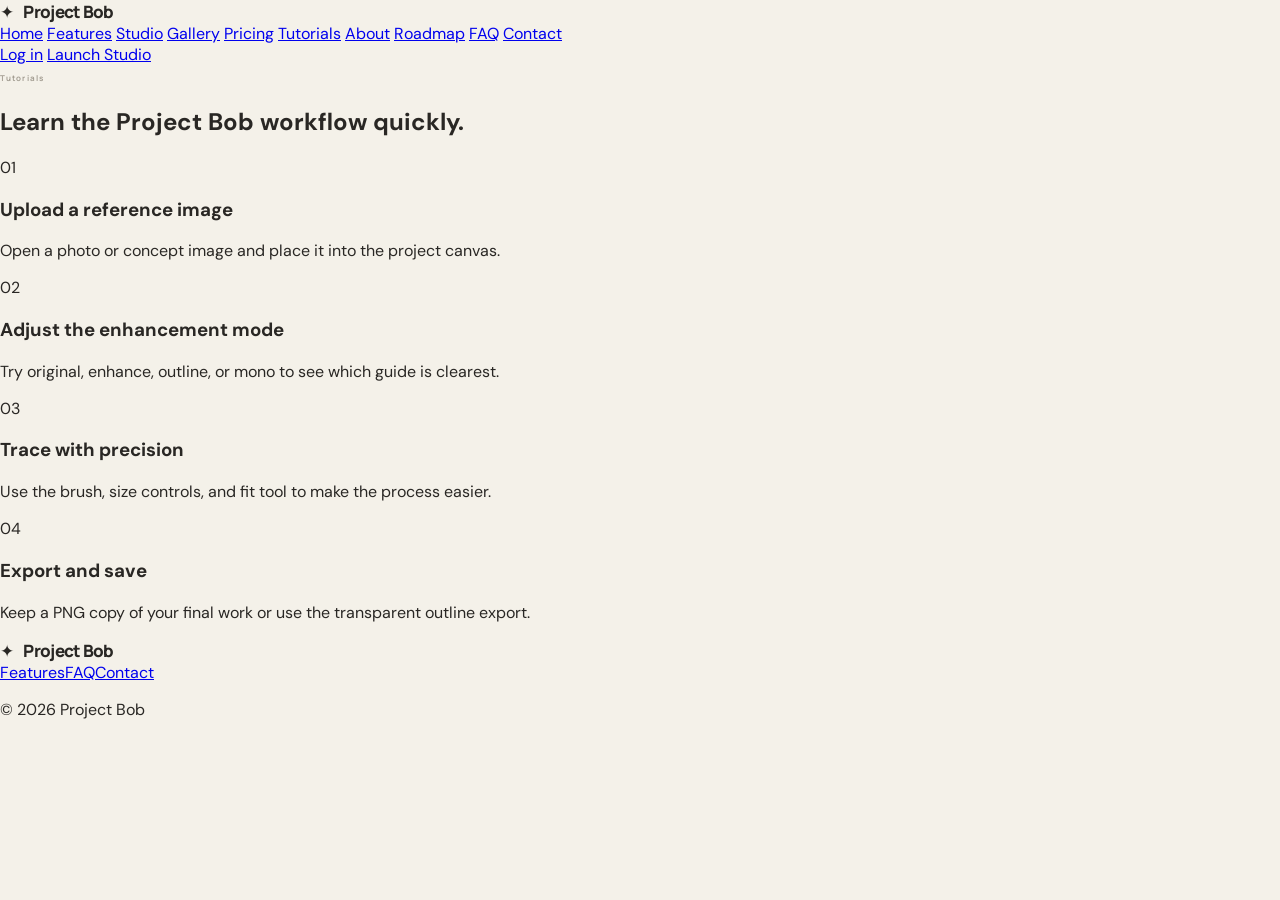
<file: tutorials.html>
<!DOCTYPE html>
<html lang="en">
  <head>
    <meta charset="UTF-8" />
    <meta name="viewport" content="width=device-width, initial-scale=1.0" />
    <title>Tutorials | Project Bob</title>
    <meta name="description" content="Learn how to use Project Bob with short tutorials." />
    <link rel="preconnect" href="https://fonts.googleapis.com" />
    <link rel="preconnect" href="https://fonts.gstatic.com" crossorigin />
    <link href="https://fonts.googleapis.com/css2?family=Inter:wght@400;500;600;700;800;900&display=swap" rel="stylesheet" />
    <link rel="stylesheet" href="styles.css" />
  </head>
  <body>
    <div class="page-shell">
      <header class="site-header">
        <div class="container nav-wrap">
          <a class="brand" href="index.html"><span class="brand-mark">✦</span><span>Project Bob</span></a>
          <nav class="main-nav" aria-label="Main navigation">
            <a href="index.html">Home</a>
            <a href="features.html">Features</a>
            <a href="studio.html">Studio</a>
            <a href="gallery.html">Gallery</a>
            <a href="pricing.html">Pricing</a>
            <a href="tutorials.html" class="active">Tutorials</a>
            <a href="about.html">About</a>
            <a href="roadmap.html">Roadmap</a>
            <a href="faq.html">FAQ</a>
            <a href="contact.html">Contact</a>
          </nav>
          <div class="nav-actions">
            <a href="login.html" class="link-btn">Log in</a>
            <a href="studio.html" class="primary-btn">Launch Studio</a>
          </div>
        </div>
      </header>

      <main>
        <section class="page-hero small-hero">
          <div class="container narrow">
            <span class="eyebrow">Tutorials</span>
            <h1>Learn the Project Bob workflow quickly.</h1>
          </div>
        </section>

        <section class="section">
          <div class="container tutorial-list">
            <article class="lesson-card">
              <span>01</span>
              <h3>Upload a reference image</h3>
              <p>Open a photo or concept image and place it into the project canvas.</p>
            </article>
            <article class="lesson-card">
              <span>02</span>
              <h3>Adjust the enhancement mode</h3>
              <p>Try original, enhance, outline, or mono to see which guide is clearest.</p>
            </article>
            <article class="lesson-card">
              <span>03</span>
              <h3>Trace with precision</h3>
              <p>Use the brush, size controls, and fit tool to make the process easier.</p>
            </article>
            <article class="lesson-card">
              <span>04</span>
              <h3>Export and save</h3>
              <p>Keep a PNG copy of your final work or use the transparent outline export.</p>
            </article>
          </div>
        </section>
      </main>

      <footer class="site-footer">
        <div class="container footer-wrap">
          <div><a class="brand" href="index.html"><span class="brand-mark">✦</span><span>Project Bob</span></a></div>
          <div class="footer-links"><a href="features.html">Features</a><a href="faq.html">FAQ</a><a href="contact.html">Contact</a></div>
          <p>© 2026 Project Bob</p>
        </div>
      </footer>
    </div>
    <script src="script.js"></script>
  </body>
</html>
</file>
<file: trace.css>
@import url('https://fonts.googleapis.com/css2?family=DM+Sans:wght@400;500;600;700&family=Manrope:wght@500;600;700;800&display=swap');

:root{font-family:'DM Sans',system-ui,sans-serif;color:#292824;background:#f5f3ed;font-synthesis:none;text-rendering:optimizeLegibility;--paper:#f5f3ed;--panel:#fffefa;--ink:#292824;--muted:#817e75;--line:#e6e2d9;--accent:#d9ee79}
*{box-sizing:border-box}
body{margin:0;min-width:320px;min-height:100vh;background:var(--paper)}
button,input{font:inherit}
button{cursor:pointer}
.app{max-width:1440px;margin:0 auto;padding:0 32px}
.topbar{height:82px;display:flex;align-items:center;justify-content:space-between;border-bottom:1px solid var(--line);gap:20px}
.brand{display:inline-flex;align-items:center;gap:10px;color:var(--ink);font:800 19px Manrope,sans-serif;text-decoration:none;letter-spacing:-.7px}
.brand-mark{display:grid;place-items:center;width:34px;height:34px;border-radius:11px;background:var(--accent);font-size:19px}
.privacy{display:flex;align-items:center;gap:8px;color:var(--muted);font-size:13px;margin:0}
.status-dot{width:8px;height:8px;border-radius:50%;background:#79a861}
.button{border:0;border-radius:10px;padding:12px 16px;font-weight:700;font-size:13px;transition:transform .15s,background .15s}
.button:hover,.tool-button:hover{transform:translateY(-1px)}
.button-dark{background:var(--ink);color:white}.button-dark:hover{background:#44413b}
.button-light{width:100%;background:#eeece5;color:var(--ink);margin-top:16px}.button-light:hover{background:#e5e2d9}
.workspace{display:grid;grid-template-columns:290px minmax(0,1fr);gap:24px;padding:26px 0 20px;min-height:calc(100vh - 138px)}
.tools,.canvas-panel{border:1px solid var(--line);background:var(--panel);border-radius:16px}
.tools{align-self:start;padding:22px}
.eyebrow{display:block;color:#9a968c;font-size:10px;font-weight:700;letter-spacing:1.4px}
h1,h2,p{margin-top:0}.section-heading h1{font:700 23px Manrope,sans-serif;letter-spacing:-.8px;margin:8px 0 7px}.section-heading p{font-size:13px;line-height:1.55;color:var(--muted);margin:0 0 19px}
.upload{display:flex;align-items:center;gap:12px;padding:13px;border:1px dashed #c9c4b8;border-radius:12px;background:#faf9f4;cursor:pointer}.upload:hover{border-color:#9aa859;background:#fbfcef}.upload-icon{display:grid;place-items:center;width:36px;height:36px;border-radius:10px;background:var(--accent);font-size:22px}.upload strong,.upload small{display:block}.upload strong{font-size:12px}.upload small{margin-top:4px;color:var(--muted);font-size:10px}
.control-block{margin-top:23px}.control-label{display:flex;justify-content:space-between;align-items:center;margin-bottom:10px;font-size:12px;font-weight:600}.control-label output{color:var(--muted);font-size:11px;font-weight:500}input[type=range]{width:100%;accent-color:#737d3d;height:5px;margin:0;cursor:pointer}.control-title{display:block;margin-bottom:10px;font-size:12px;font-weight:600}.color-row{display:flex;align-items:center;gap:10px;color:var(--muted);font-size:11px}input[type=color]{width:34px;height:32px;padding:3px;border:1px solid var(--line);border-radius:8px;background:white;cursor:pointer}
.tool-row{display:grid;grid-template-columns:1fr 1fr;gap:8px;margin-top:22px}.tool-button{padding:10px 8px;border:1px solid var(--line);border-radius:9px;background:white;color:var(--ink);font-size:13px;transition:transform .15s}.tool-button span{font-size:11px;font-weight:600}.tool-button.active{border-color:var(--ink);background:var(--ink);color:white}.hint{margin:17px 0 0;color:var(--muted);font-size:11px;line-height:1.5}
.canvas-panel{display:flex;flex-direction:column;min-width:0;overflow:hidden}.canvas-heading{height:76px;padding:0 22px;display:flex;align-items:center;justify-content:space-between;border-bottom:1px solid var(--line)}.canvas-heading h2{font:700 16px Manrope,sans-serif;margin:5px 0 0;letter-spacing:-.3px}.canvas-size{color:#99958c;font-size:11px}.canvas-scroll{flex:1;min-height:400px;display:grid;place-items:center;overflow:auto;padding:28px;background-color:#f1efe9;background-image:radial-gradient(#d9d5cb .7px,transparent .7px);background-size:16px 16px}.canvas-stack{position:relative;width:min(100%,1000px);aspect-ratio:10/7;background:#fff;box-shadow:0 8px 32px #29282413;overflow:hidden;touch-action:none}.canvas-stack.drag-over{outline:3px solid #9aa859;outline-offset:3px}.canvas-stack.drag-over:after{content:'Drop image to trace';position:absolute;inset:0;display:grid;place-items:center;background:#f5f3eddf;color:#292824;font-size:18px;font-weight:700;pointer-events:none}.canvas-stack canvas{position:absolute;inset:0;width:100%;height:100%;display:block}.canvas-stack #referenceCanvas{opacity:.35;pointer-events:none}.canvas-stack #drawingCanvas{cursor:crosshair}.empty-state{position:absolute;inset:0;display:grid;align-content:center;justify-items:center;gap:8px;color:#817e75;pointer-events:none}.empty-state[hidden]{display:none}.empty-state>span{display:grid;place-items:center;width:54px;height:54px;border-radius:18px;background:#f5f3ed;color:#9ba957;font-size:27px}.empty-state strong{font-size:13px;color:#5d5a53}.empty-state small{font-size:11px}footer{padding:0 0 18px;text-align:center;color:#918d83;font-size:11px}
@media(max-width:850px){.app{padding:0 16px}.workspace{grid-template-columns:240px minmax(0,1fr);gap:14px}.tools{padding:17px}.canvas-scroll{padding:16px;min-height:350px}}
@media(max-width:640px){.app{padding:0 10px}.topbar{height:66px}.privacy{display:none}.workspace{display:flex;flex-direction:column;padding-top:12px;min-height:initial}.tools{width:100%;order:1}.canvas-panel{min-height:60vh;order:0}.canvas-scroll{min-height:48vh;padding:12px}.canvas-heading{height:64px;padding:0 15px}.section-heading h1{font-size:21px}.tools{padding:17px}.control-block{margin-top:18px}.button-dark{padding:10px 12px}.canvas-stack{width:min(100%,1000px)}}
</file>
<file: styles.css>
@import url('https://fonts.googleapis.com/css2?family=DM+Sans:wght@400;500;600;700&family=Manrope:wght@400;500;600;700;800&display=swap');

:root{font-family:'DM Sans',system-ui,sans-serif;color:#292724;background:#f4f1e9;font-synthesis:none;text-rendering:optimizeLegibility;--paper:#f4f1e9;--panel:#fbfaf6;--ink:#292724;--muted:#88847a;--line:#e7e2d8;--orange:#e35d42;--dark:#282622;--green:#52856c}*{box-sizing:border-box}body{margin:0;min-width:320px;height:100dvh;overflow:hidden;background:var(--paper)}button,input,select{font:inherit}button{color:inherit}.app{height:100%;display:flex;flex-direction:column;padding:0 24px}.topbar{height:74px;display:grid;grid-template-columns:1fr 1fr 1fr;align-items:center;border-bottom:1px solid #ded9cf;flex:none}.brand{display:inline-flex;align-items:center;gap:10px;width:max-content;text-decoration:none;color:var(--ink);font:800 17px Manrope,sans-serif;letter-spacing:-.7px}.brand-icon{width:29px;height:29px;display:grid;place-items:center;background:var(--orange);color:white;border-radius:9px;font:800 17px Manrope}.top-note{display:flex;justify-content:center;align-items:center;gap:8px;color:#77736a;font-size:12px}.save-dot,.live-indicator{width:7px;height:7px;background:#67a47f;border-radius:100%}.top-actions{display:flex;justify-content:flex-end;align-items:center;gap:8px}.button{border:0;border-radius:9px;padding:10px 14px;font-weight:650;font-size:12px;cursor:pointer;transition:transform .15s,background .15s}.button:hover{transform:translateY(-1px)}.button.dark{background:var(--dark);color:white}.button.dark:hover{background:#403d37}.button.quiet{background:transparent;color:#625f58}.button.quiet:hover{background:#eae6dd}.button span{padding-left:8px}.editor{min-height:0;flex:1;display:grid;grid-template-columns:76px minmax(0,1fr) 274px;padding:18px 0 16px;gap:0}.toolrail{display:flex;flex-direction:column;align-items:center;border:1px solid #e1ddd4;border-right:0;border-radius:14px 0 0 14px;background:#f9f7f1;padding:13px 9px;gap:6px}.rail-label{color:#aaa59a;font:700 9px Manrope;letter-spacing:1px;padding:2px 0 9px}.tool-button{width:54px;height:55px;border:0;border-radius:10px;background:transparent;display:flex;flex-direction:column;align-items:center;justify-content:center;gap:3px;color:#78746b;cursor:pointer}.tool-button span{font-size:20px;line-height:20px}.tool-button small{font-size:9px;font-weight:600}.tool-button:hover{background:#efebe2;color:var(--ink)}.tool-button.selected{background:#f8e3dc;color:#c44d36}.rail-divider{width:34px;height:1px;background:#e4dfd5;margin:6px 0}.rail-spacer{flex:1}.danger-tool:hover{background:#f9e4df;color:#bd4434}.work-area{min-height:0;min-width:0;background:#eae7df;border:1px solid #e1ddd4;display:flex;flex-direction:column}.canvas-toolbar{height:50px;flex:none;display:flex;align-items:center;justify-content:space-between;padding:0 16px;background:#f9f7f1;border-bottom:1px solid #e1ddd4}.canvas-title{display:flex;align-items:center;gap:9px;font-size:11px;color:#504d46}.tiny-tag{border-radius:4px;padding:3px 5px;background:#eeece5;color:#8f8a7f;font:700 8px Manrope;letter-spacing:.6px}.canvas-actions{display:flex;align-items:center;gap:12px}.icon-button{border:1px solid #e1ddd4;background:#fffdf9;border-radius:6px;padding:5px 10px;font-size:10px;color:#68645c;cursor:pointer}.zoom-control{display:flex;align-items:center;gap:7px;font-size:11px;color:#908b80}.zoom-control input{width:72px;accent-color:var(--orange)}.zoom-control output{width:32px;text-align:right;font-size:10px;color:#625f58}.canvas-scroll{flex:1;min-height:0;overflow:auto;position:relative;background-color:#eeece5;background-image:radial-gradient(#d5d1c8 0.7px,transparent 0.7px);background-size:16px 16px}.canvas-stage{min-width:100%;min-height:100%;width:max-content;display:grid;place-items:center;padding:35px}.artboard{position:relative;width:900px;height:620px;flex:none;background:#fffefa;box-shadow:0 6px 22px #423b2d17;border-radius:3px;overflow:hidden}.artboard canvas{position:absolute;inset:0;width:100%;height:100%;display:block}.artboard #drawingCanvas{touch-action:none;cursor:crosshair}.empty-state{position:absolute;inset:0;display:flex;flex-direction:column;align-items:center;justify-content:center;text-align:center;padding:20px;background:#fffefa;color:var(--ink);pointer-events:none}.empty-state>*{pointer-events:auto}.empty-state[hidden]{display:none}.empty-icon{font-size:30px;color:var(--orange);margin-bottom:10px}.empty-state h1{font:700 21px Manrope;margin:0 0 8px;letter-spacing:-.7px}.empty-state p{color:#89847a;font-size:12px;margin:0 0 18px}.empty-state .button{pointer-events:auto}.drop-hint{margin-top:12px;font-size:10px;color:#aaa59a}.canvas-caption{position:sticky;bottom:0;display:flex;justify-content:space-between;padding:9px 13px;background:#f7f5ef;border-top:1px solid #e1ddd4;color:#989388;font-size:9px}.inspector{min-height:0;overflow:auto;border:1px solid #e1ddd4;border-left:0;border-radius:0 14px 14px 0;background:#f9f7f1;padding:20px 17px;display:flex;flex-direction:column}.inspector-heading{display:flex;justify-content:space-between;align-items:flex-start;padding-bottom:19px;border-bottom:1px solid #e6e1d7}.eyebrow{font:700 8px Manrope;letter-spacing:1.1px;color:#a39d92}.inspector-heading h2{font:700 18px Manrope;letter-spacing:-.7px;margin:5px 0 0}.sparkle{font-size:18px;color:var(--orange)}.setting-block{padding:17px 0;border-bottom:1px solid #e6e1d7}.setting-title{display:flex;justify-content:space-between;align-items:center;font-size:11px;font-weight:650;color:#514e47;margin-bottom:12px}.setting-title output,.setting-title span{font-size:10px;color:#969085;font-weight:500}.full-range{width:100%;height:4px;accent-color:var(--orange);cursor:pointer}.range-ends{display:flex;justify-content:space-between;color:#aaa59a;font-size:9px;margin-top:5px}.color-row{display:flex;align-items:center;gap:11px}.color-row input[type=color]{width:29px;height:29px;padding:2px;border-radius:8px;border:1px solid #e1ddd4;background:white;cursor:pointer}.swatches{display:flex;gap:8px}.swatch{width:19px;height:19px;background:var(--swatch);border:2px solid #f9f7f1;outline:1px solid transparent;border-radius:50%;cursor:pointer;padding:0}.swatch.active{outline-color:#a8a196}.reference-block{border-bottom:0}.upload-card{width:100%;display:flex;align-items:center;text-align:left;gap:10px;border:1px dashed #d9d3c8;border-radius:9px;padding:10px;background:#fffdf9;cursor:pointer}.upload-card:hover{border-color:var(--orange);background:#fffaf6}.upload-icon{width:28px;height:28px;display:grid;place-items:center;border-radius:7px;background:#f8e3dc;color:#c44d36;font-size:16px}.upload-card strong,.upload-card small{display:block}.upload-card strong{font-size:10px}.upload-card small{font-size:9px;color:#9c978c;margin-top:3px}.upload-arrow{margin-left:auto;color:#a9a397}.compact-title{margin:13px 0 7px}.select-label{display:block;font-size:10px;font-weight:600;color:#625f58;margin:14px 0 6px}.select-control{width:100%;background:#fffdf9;border:1px solid #e1ddd4;border-radius:7px;color:#49463f;padding:8px;font-size:10px}.helper-note{font-size:9px;line-height:1.5;color:#9b968b;margin-top:8px}.inspector-bottom{margin-top:auto;display:flex;align-items:flex-start;gap:9px;padding:12px 10px;background:#f0eee7;border-radius:9px}.privacy-icon{width:22px;height:22px;display:grid;place-items:center;background:#e4e9dc;border-radius:7px;color:#668061;font-size:13px;flex:none}.inspector-bottom strong{display:block;font-size:10px;color:#514e47}.inspector-bottom p{font-size:9px;line-height:1.4;color:#8a857a;margin:4px 0 0}.toast{position:fixed;left:50%;bottom:23px;transform:translate(-50%,10px);background:#292724;color:#fff;padding:10px 14px;border-radius:8px;font-size:11px;opacity:0;pointer-events:none;transition:.18s;z-index:10}.toast.show{opacity:1;transform:translate(-50%,0)}[hidden]{display:none!important}button:focus-visible,input:focus-visible,select:focus-visible,a:focus-visible{outline:2px solid #d9684c;outline-offset:2px}
@media(max-width:900px){.app{padding:0 12px}.editor{grid-template-columns:62px minmax(0,1fr)}.toolrail{border-radius:14px 0 0 14px}.inspector{grid-column:1/-1;border:1px solid #e1ddd4;border-radius:0 0 14px 14px;max-height:230px}.work-area{border-radius:0 14px 0 0}.setting-block{padding:11px 0}.inspector-heading{padding-bottom:11px}.inspector-bottom{margin-top:12px}.topbar{grid-template-columns:1fr 1fr}.top-note{display:none}}
@media(max-width:560px){body{height:auto;min-height:100dvh;overflow:auto}.app{height:auto;min-height:100dvh;padding:0 8px}.topbar{height:60px}.brand{font-size:14px}.top-actions{gap:4px}.button{padding:9px;font-size:10px}.editor{height:calc(100dvh - 60px);min-height:590px;grid-template-columns:52px minmax(0,1fr);grid-template-rows:minmax(320px,1fr) 190px;padding:8px 0;gap:0}.toolrail{padding:10px 4px}.tool-button{width:43px}.work-area{min-height:0}.canvas-toolbar{padding:0 8px}.canvas-title{gap:5px}.canvas-actions{gap:6px}.zoom-control{gap:3px}.zoom-control input{width:45px}.canvas-stage{padding:18px}.artboard{width:700px;height:480px}.inspector{grid-column:1/-1;max-height:none;overflow:auto;padding:12px 14px}.inspector-heading{padding-bottom:9px}.inspector-heading h2{font-size:15px}.setting-block{padding:9px 0}.reference-block{padding-bottom:6px}.inspector-bottom{display:none}.canvas-caption span:last-child{display:none}}
</file>
<file: color-by-number.css>
@import url('https://fonts.googleapis.com/css2?family=DM+Sans:wght@400;500;600;700&family=Manrope:wght@500;600;700;800&display=swap');
:root{font-family:'DM Sans',system-ui,sans-serif;color:#292724;background:#f4f1e9;font-synthesis:none;text-rendering:optimizeLegibility;--paper:#f4f1e9;--panel:#fffefa;--ink:#292724;--muted:#827e74;--line:#e4e0d7;--green:#417a5f;--green-dark:#2f6449;--shadow:0 12px 35px rgba(48,43,33,.06}*{box-sizing:border-box}body{margin:0;min-height:100vh}.app-shell{max-width:1440px;margin:auto;padding:0 38px}.topbar{height:76px;display:flex;align-items:center;justify-content:space-between;border-bottom:1px solid var(--line)}.brand{display:flex;gap:10px;align-items:center;text-decoration:none;color:var(--ink);font:800 17px Manrope,sans-serif}.brand-icon{display:grid;place-items:center;width:34px;height:34px;border-radius:11px;background:#282722;color:#fff;font-size:19px}.privacy{display:flex;align-items:center;gap:8px;color:#777268;font-size:12px}.privacy-dot{width:8px;height:8px;border-radius:50%;background:#59a77a;box-shadow:0 0 0 4px #e2eee4}.back-link{color:#4d765d;text-decoration:none;font-size:13px;font-weight:700}.intro{display:flex;justify-content:space-between;align-items:center;padding:38px 0 30px}.eyebrow{display:block;color:#8a857a;font-size:10px;font-weight:700;letter-spacing:.13em;text-transform:uppercase}.intro h1{max-width:660px;margin:9px 0 8px;font:800 clamp(30px,4vw,47px)/1.08 Manrope,sans-serif;letter-spacing:-.045em}.intro h1 span{color:var(--green)}.intro p{max-width:650px;margin:0;color:#777268;font-size:14px;line-height:1.6}.intro-mark{color:#d7b56e;font-size:82px;line-height:1;transform:rotate(-12deg);padding-right:7%}.workspace{display:grid;grid-template-columns:310px minmax(0,1fr);gap:18px;align-items:stretch;padding-bottom:24px}.controls,.puzzle-panel{background:var(--panel);border:1px solid var(--line);border-radius:18px;box-shadow:var(--shadow)}.controls{padding:22px;align-self:start}.control-heading h2,.board-toolbar h2{margin:5px 0 0;font:700 19px Manrope,sans-serif;letter-spacing:-.02em}.upload-button{display:flex;align-items:center;gap:12px;width:100%;margin-top:18px;padding:13px 12px;border:1px dashed #c9c4b8;border-radius:12px;background:#faf9f5;cursor:pointer}.upload-button:hover,.empty-upload:hover{border-color:#639375;background:#f2f7f1}.upload-symbol{display:grid;place-items:center;width:37px;height:37px;border-radius:10px;background:#e8f0e8;color:var(--green);font-size:23px}.upload-button strong,.upload-button small{display:block}.upload-button strong{font-size:13px}.upload-button small{margin-top:3px;color:var(--muted);font-size:10px}.file-name{overflow:hidden;margin-top:8px;color:var(--muted);font-size:11px;text-overflow:ellipsis;white-space:nowrap}.control-block{margin-top:21px}.label-row{display:flex;justify-content:space-between;align-items:center;font-size:12px;font-weight:700}.label-row output{color:var(--green)}input[type=range]{width:100%;height:4px;margin:13px 0 6px;accent-color:var(--green)}.range-hints{display:flex;justify-content:space-between;color:#99948a;font-size:10px}.primary-button,.secondary-button,.export-button,.icon-action{font:700 12px 'DM Sans',sans-serif;cursor:pointer}.primary-button{display:flex;justify-content:space-between;align-items:center;width:100%;margin-top:22px;padding:13px 15px;border:0;border-radius:10px;background:var(--green);color:white}.primary-button:hover:not(:disabled){background:var(--green-dark)}.primary-button:disabled,.secondary-button:disabled,.export-button:disabled{opacity:.48;cursor:not-allowed}.control-divider{height:1px;margin:22px 0 18px;background:var(--line)}.small-heading h2{font-size:17px}.helper-text{margin:8px 0 12px;color:var(--muted);font-size:11px;line-height:1.45}.palette{display:grid;grid-template-columns:1fr 1fr;gap:6px;max-height:270px;overflow:auto}.palette.empty{display:block;padding:12px;border-radius:9px;background:#f6f4ee;color:#8b867b;font-size:11px}.palette-color{display:grid;grid-template-columns:22px 20px 1fr;gap:6px;align-items:center;min-width:0;padding:6px;border:1px solid transparent;border-radius:8px;background:#f7f6f1;text-align:left;cursor:pointer}.palette-color:hover{border-color:#c8d8ca}.palette-color.selected{border-color:#699777;background:#edf5ed;box-shadow:0 0 0 1px #699777}.swatch-chip{width:20px;height:20px;border:1px solid rgba(0,0,0,.1);border-radius:6px;background:var(--swatch)}.swatch-number{font-weight:800;font-size:11px}.swatch-hex{overflow:hidden;color:#8e897e;font-size:9px;text-overflow:ellipsis}.secondary-button{width:100%;margin-top:10px;padding:10px;border:1px solid #d9e3d8;border-radius:9px;background:#f4f8f2;color:#426b50}.secondary-button:hover:not(:disabled){background:#e8f2e7}.history-row{display:flex;gap:6px;margin-top:15px}.icon-action{display:flex;flex:1;justify-content:center;align-items:center;gap:4px;padding:9px 5px;border:1px solid var(--line);border-radius:8px;background:#fff;color:#5f5a51;font-size:11px}.icon-action:disabled{opacity:.42;cursor:not-allowed}.icon-action span{font-size:10px}.reset-action{color:#9a5d4c}.puzzle-panel{min-width:0;display:flex;flex-direction:column;overflow:hidden}.board-toolbar{display:flex;justify-content:space-between;align-items:center;gap:15px;padding:18px 22px;border-bottom:1px solid var(--line)}.board-toolbar h2{font-size:17px}.board-actions{display:flex;align-items:center;gap:13px}.progress-text{color:#777268;font-size:11px;white-space:nowrap}.export-button{padding:10px 12px;border:0;border-radius:9px;background:#292724;color:#fff;white-space:nowrap}.export-button:hover:not(:disabled){background:#4b4842}.board-viewport{position:relative;display:flex;justify-content:center;align-items:flex-start;min-height:510px;max-height:calc(100vh - 220px);overflow:auto;padding:25px;background:#f3f1eb;background-image:radial-gradient(#d9d5cb .8px,transparent .8px);background-size:18px 18px}.board-viewport:has(.empty-state:not([hidden])){align-items:center}.empty-state{max-width:380px;text-align:center}.empty-art{display:flex;justify-content:center;align-items:center;gap:10px;height:105px;color:#63866b}.empty-art span:nth-child(1){font-size:68px;color:#d9b677}.empty-art span:nth-child(2){font-size:55px;color:#7a9da0}.empty-art span:nth-child(3){font-size:42px;color:#dc9279}.empty-state h3{margin:7px 0;font:700 18px Manrope,sans-serif}.empty-state p{color:#827d73;font-size:12px;line-height:1.5}.empty-upload{display:inline-block;margin-top:8px;padding:10px 14px;border:1px solid #cbd9c9;border-radius:9px;background:#f8fbf6;color:#426e50;font-size:12px;font-weight:700;cursor:pointer}#board{display:block;max-width:none;box-shadow:0 4px 24px rgba(44,40,32,.14);cursor:crosshair;touch-action:manipulation}.board-footer{display:flex;justify-content:space-between;gap:12px;padding:11px 18px;color:#858075;font-size:10px;border-top:1px solid var(--line)}.footer{display:flex;justify-content:space-between;padding:15px 0 22px;color:#908b80;font-size:10px}button:focus-visible,a:focus-visible,label:focus-visible,input:focus-visible{outline:3px solid #9bbd9e;outline-offset:2px}@media(max-width:950px){.app-shell{padding:0 18px}.workspace{grid-template-columns:280px minmax(0,1fr)}.board-viewport{min-height:430px}.board-toolbar{align-items:flex-start;flex-direction:column}.board-actions{width:100%;justify-content:space-between}}@media(max-width:700px){.app-shell{padding:0 10px}.topbar{height:62px}.privacy{display:none}.intro{padding:27px 4px 21px}.intro-mark{font-size:56px;padding-right:2%}.intro p{font-size:12px}.workspace{grid-template-columns:1fr}.controls{order:2}.puzzle-panel{order:1}.board-viewport{min-height:360px;max-height:65vh;padding:14px;justify-content:flex-start}.board-viewport:has(.empty-state:not([hidden])){justify-content:center}.board-footer{flex-direction:column;gap:5px}.footer{padding:12px 2px}.palette{grid-template-columns:repeat(2,minmax(0,1fr))}}@media(max-width:420px){.back-link{font-size:11px}.intro-mark{display:none}.board-actions{align-items:flex-start;flex-direction:column}.progress-text{white-space:normal}}
</file>
